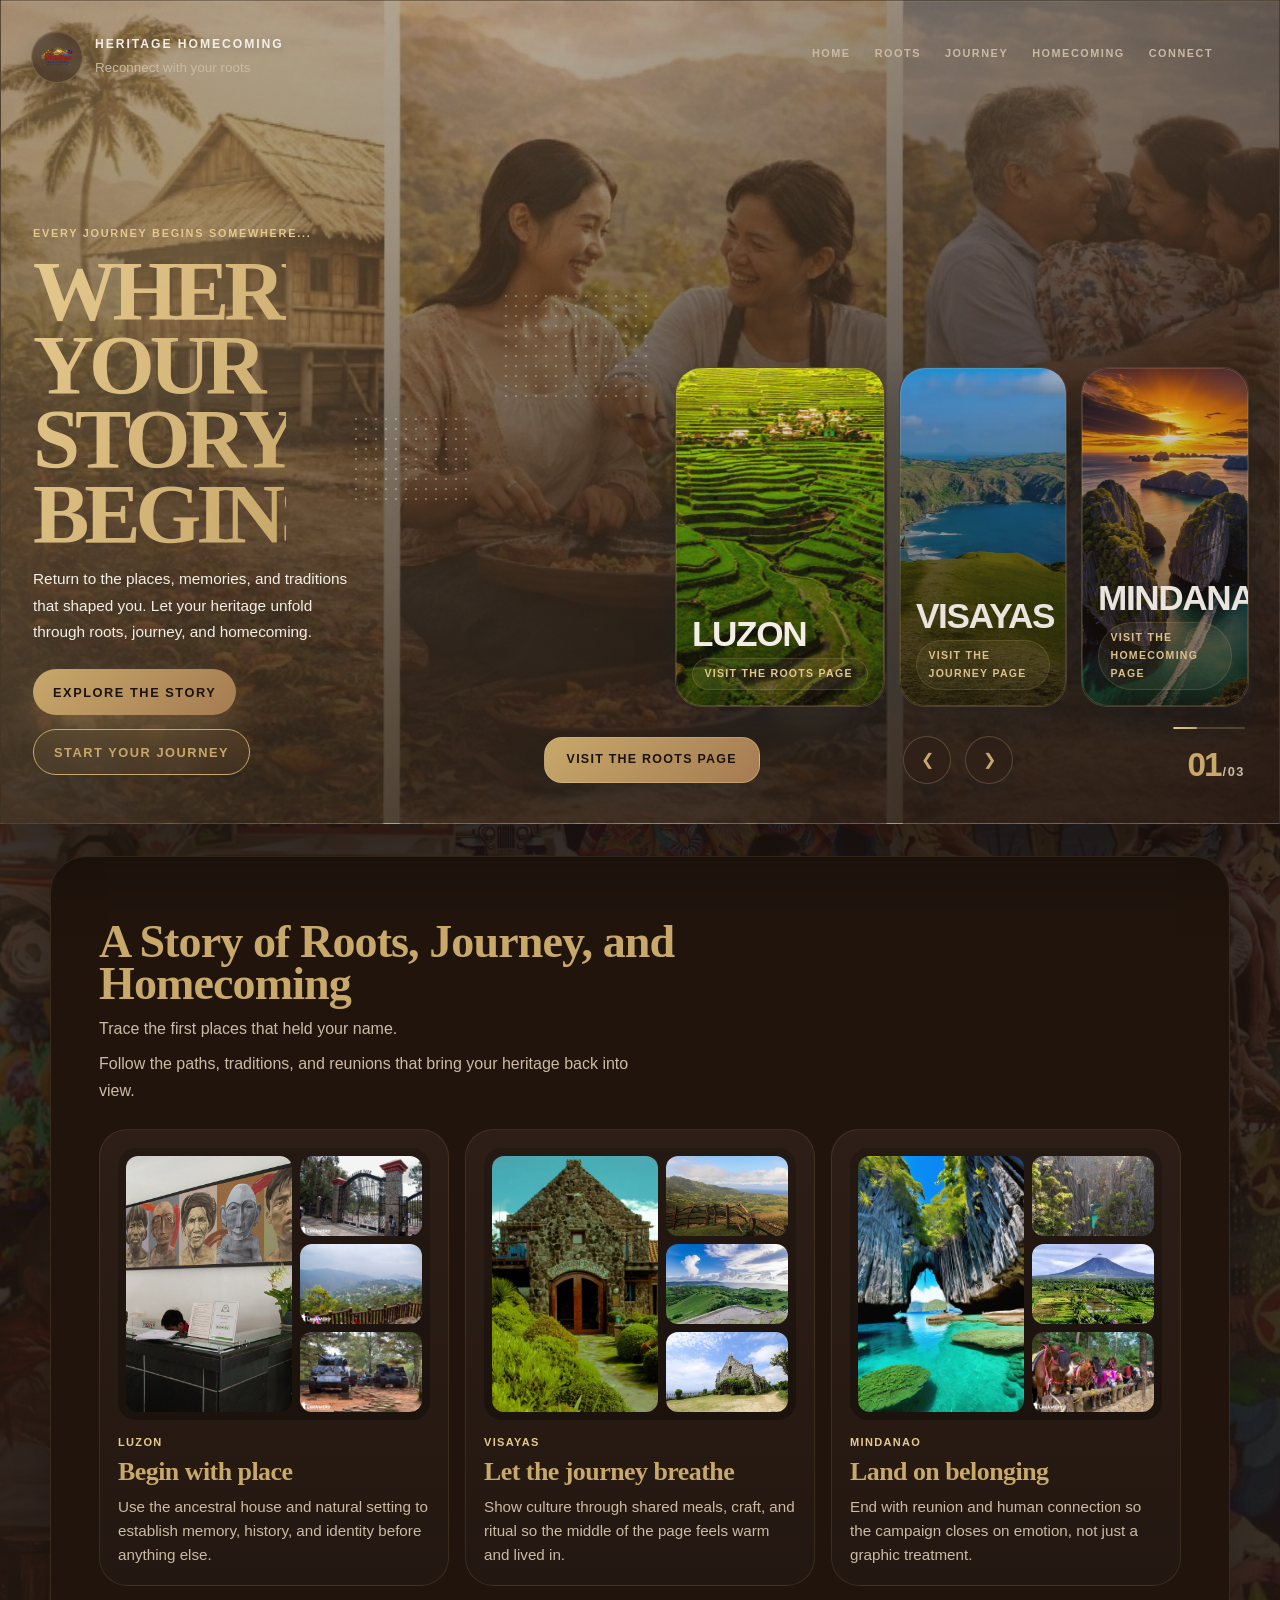
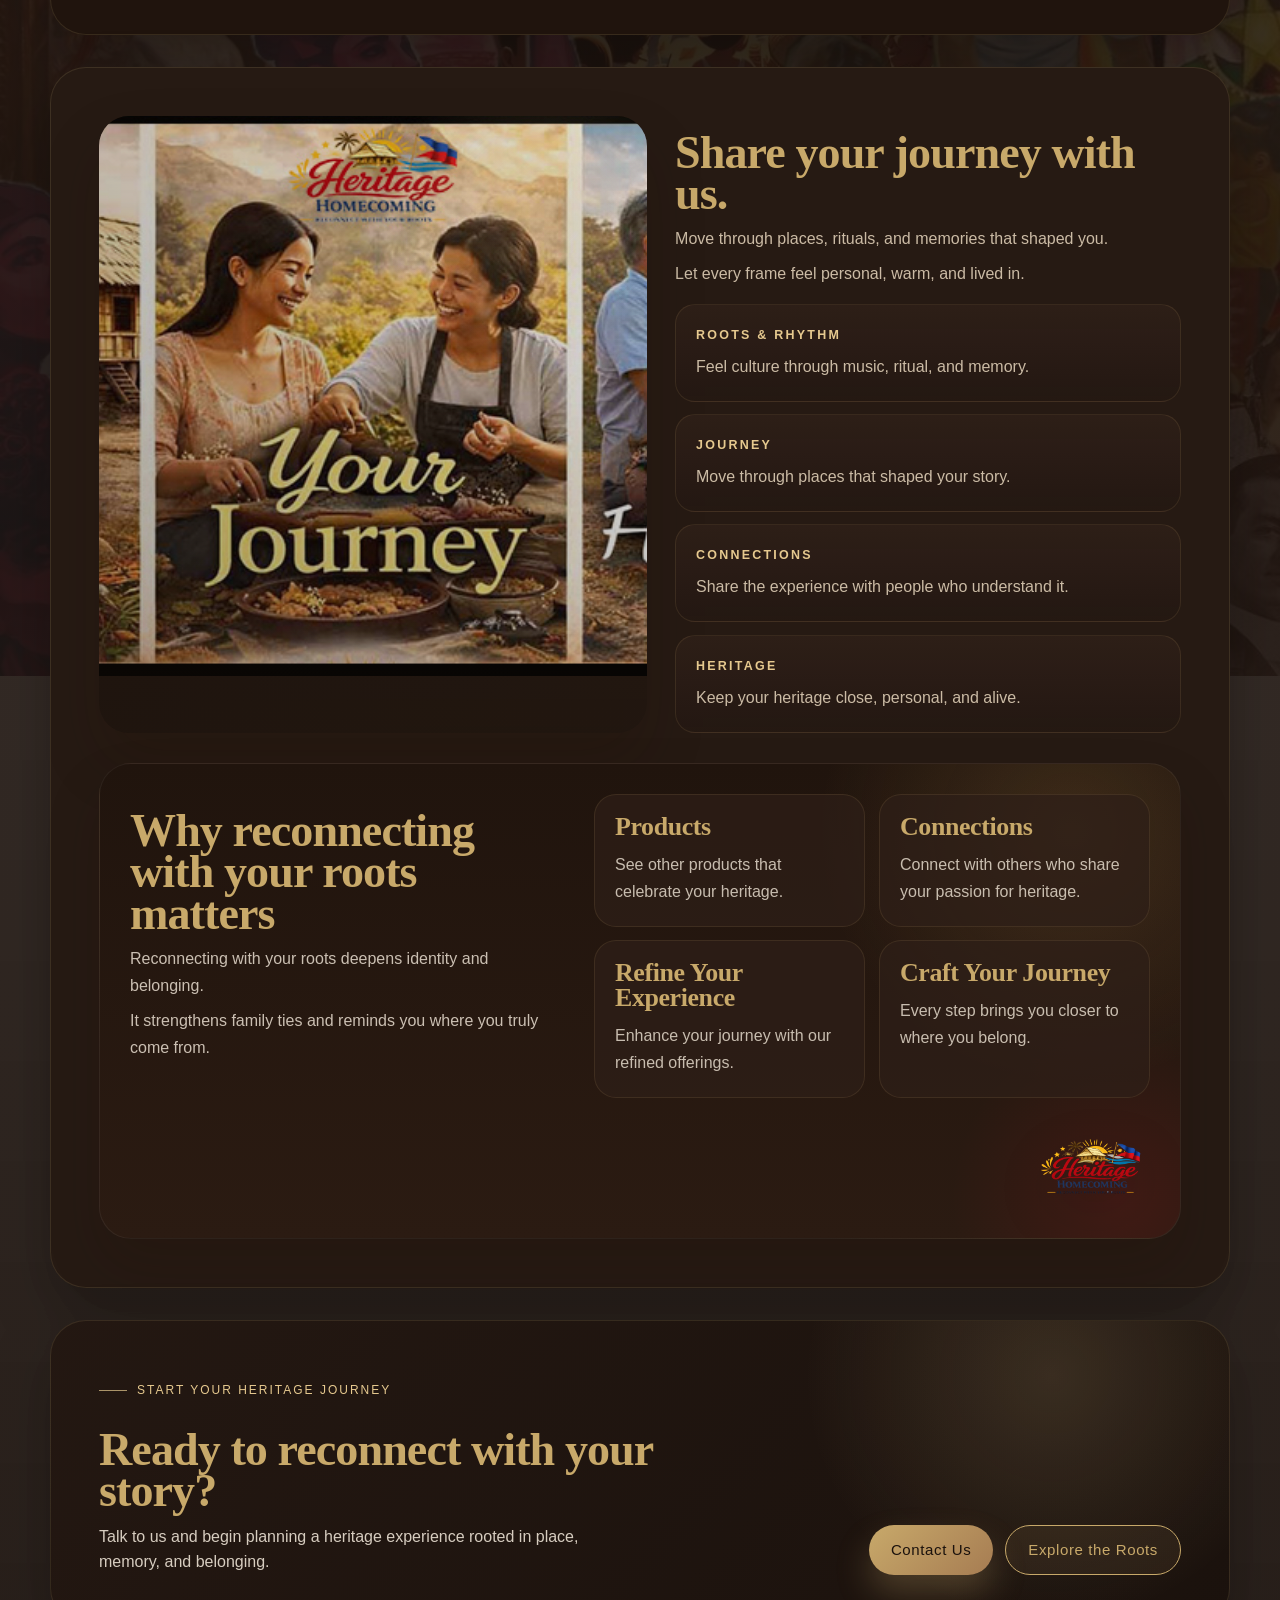
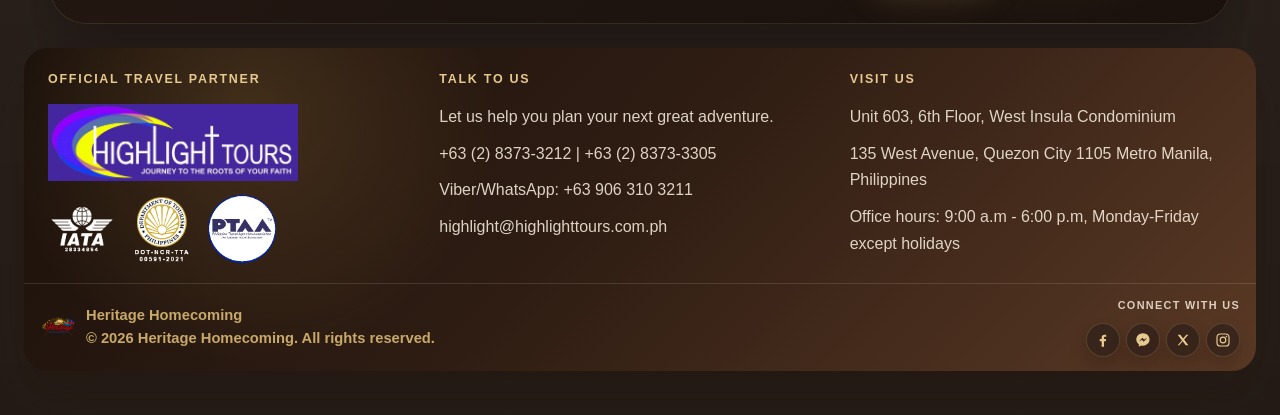
<file: index.html>
<!DOCTYPE html>
<html lang="en">
<head>
    <meta charset="UTF-8">
    <meta name="viewport" content="width=device-width, initial-scale=1.0">
    <meta name="description" content="Heritage Homecoming is a cinematic landing page concept built around roots, journey, and homecoming.">
    <meta name="theme-color" content="#20140d">
    <meta http-equiv="Content-Security-Policy" content="default-src 'self'; script-src 'self'; style-src 'self' https://fonts.googleapis.com 'unsafe-inline'; font-src https://fonts.gstatic.com; img-src 'self' data:; media-src 'self';">
    <meta http-equiv="X-Content-Type-Options" content="nosniff">
    <meta name="referrer" content="strict-origin-when-cross-origin">
    <meta property="og:title" content="Heritage Homecoming">
    <meta property="og:description" content="Reconnect with your roots through story and journey.">
    <meta property="og:image" content="./images/preview.jpg">
    <meta property="og:image:alt" content="Heritage Homecoming preview banner">
    <meta property="og:type" content="website">
    <meta property="og:site_name" content="Heritage Homecoming">
    <meta property="og:locale" content="en_PH">
    <meta name="twitter:card" content="summary_large_image">
    <meta name="twitter:title" content="Heritage Homecoming">
    <meta name="twitter:description" content="Reconnect with your roots through story and journey.">
    <meta name="twitter:image" content="./images/preview.jpg">
    <title>Heritage Homecoming</title>
    <link rel="icon" type="image/png" href="./images/favicon.png">
    <link rel="preconnect" href="https://fonts.googleapis.com">
    <link rel="preconnect" href="https://fonts.gstatic.com" crossorigin>
    <link href="https://fonts.googleapis.com/css2?family=Inter:wght@300;400;500;600&family=Playfair+Display:wght@400;600;700&display=swap" rel="stylesheet">
    <link rel="stylesheet" href="style.css">
    <script src="script.js" defer></script>
</head>
<body>
    <div class="site-shell">
        <header class="hero" id="top">
            <div class="hero__frame">
                <nav class="topbar" aria-label="Primary navigation">
                    <a class="brand" href="index.html#top" aria-label="Heritage Homecoming">
                        <span class="brand__mark">
                            <img src="./images/Heritage Logo PNG.png" alt="Heritage Homecoming logo">
                        </span>
                        <span class="brand__wordmark">
                            <span class="brand__name">Heritage Homecoming</span>
                            <span class="brand__tag">Reconnect with your roots</span>
                        </span>
                    </a>

                    <button
                        class="topbar__toggle"
                        type="button"
                        aria-expanded="false"
                        aria-controls="primary-nav"
                        aria-label="Toggle navigation"
                        data-nav-toggle
                    >
                        <span class="topbar__toggle-box" aria-hidden="true">
                            <span class="topbar__toggle-bar"></span>
                            <span class="topbar__toggle-bar"></span>
                            <span class="topbar__toggle-bar"></span>
                        </span>
                        <span class="sr-only">Toggle navigation</span>
                    </button>

                    <div class="topbar__nav">
                        <div class="topbar__links" id="primary-nav" data-nav-panel>
                            <a href="index.html#top">Home</a>
                            <a href="#roots">Roots</a>
                            <a href="#journey">Journey</a>
                            <a href="#homecoming">Homecoming</a>
                            <a href="#footer">Connect</a>
                        </div>
                    </div>
                </nav>

                <div class="hero__grid">
                    <div class="hero__copy" data-reveal>
                        <p class="hero__hook">Every journey begins somewhere...</p>
                        <h1>Where your story begins</h1>
                        <p class="hero__lede">
                            Return to the places, memories, and traditions that shaped you.
                            Let your heritage unfold through roots, journey, and homecoming.
                        </p>

                        <div class="hero__actions">
                            <a class="button button--primary" href="roots.html">Explore the Story</a>
                            <a class="button button--secondary" href="journey.html">Start Your Journey</a>
                        </div>

                    </div>

                    <section class="stage" data-stage data-autoplay-delay="5600" aria-label="Heritage story stage" tabindex="0">
                        <div class="stage__panels">
                            <button
                                class="stage-panel is-active"
                                type="button"
                                data-stage-panel
                                data-kicker="Act I - Origins"
                                data-title="Your Roots"
                                data-description="Trace the landscape, memory, and ancestry that first gave your story its name."
                                data-link="roots.html"
                                data-link-label="Visit the roots page"
                                aria-pressed="true"
                            >
                                <span class="stage-panel__image stage-panel__image--roots" aria-hidden="true"></span>
                                <span class="stage-panel__overlay" aria-hidden="true"></span>
                                <span class="stage-panel__content">
                                    <strong class="stage-panel__title">Luzon</strong>
                                    <span class="stage-panel__caption">Visit the roots page</span>
                                </span>
                            </button>

                            <button
                                class="stage-panel"
                                type="button"
                                data-stage-panel
                                data-kicker="Act II - Passage"
                                data-title="Your Journey"
                                data-description="Follow the traditions, meals, and shared moments that keep heritage alive."
                                data-link="journey.html"
                                data-link-label="Visit the journey page"
                                aria-pressed="false"
                            >
                                <span class="stage-panel__image stage-panel__image--journey" aria-hidden="true"></span>
                                <span class="stage-panel__overlay" aria-hidden="true"></span>
                                <span class="stage-panel__content">
                                    <strong class="stage-panel__title">Visayas</strong>
                                    <span class="stage-panel__caption">Visit the journey page</span>
                                </span>
                            </button>

                            <button
                                class="stage-panel"
                                type="button"
                                data-stage-panel
                                data-kicker="Act III - Reunion"
                                data-title="Your Homecoming"
                                data-description="Return to warmth, reunion, and the feeling of finally arriving where you belong."
                                data-link="homecoming.html"
                                data-link-label="Visit the homecoming page"
                                aria-pressed="false"
                            >
                                <span class="stage-panel__image stage-panel__image--homecoming" aria-hidden="true"></span>
                                <span class="stage-panel__overlay" aria-hidden="true"></span>
                                <span class="stage-panel__content">
                                    <strong class="stage-panel__title">Mindanao</strong>
                                    <span class="stage-panel__caption">Visit the homecoming page</span>
                                </span>
                            </button>
                        </div>

                        <div class="stage__footer">
                            <div class="stage__status">
                                <p class="eyebrow" data-stage-kicker>Act I - Origins</p>
                                <h2 data-stage-title>Your Roots</h2>
                                <p data-stage-description>
                                    Trace the landscape, memory, and ancestry that first gave your story its name.
                                </p>
                                <a class="button button--ghost" data-stage-link href="roots.html">Visit the roots page</a>
                            </div>

                            <div class="stage__controls">
                                <button class="stage__button" type="button" data-stage-prev aria-label="Previous panel">
                                    &#10094;
                                </button>
                                <button class="stage__button" type="button" data-stage-next aria-label="Next panel">
                                    &#10095;
                                </button>
                            </div>

                            <div class="stage__meta" aria-hidden="true">
                                <div class="stage__progress">
                                    <span data-stage-progress></span>
                                </div>
                                <div class="stage__count">
                                    <span data-stage-current>01</span>
                                    <span>/03</span>
                                </div>
                            </div>
                        </div>
                    </section>
                </div>
            </div>

        </header>

        <main role="main">
            <section class="section section--story" id="roots">
                <div class="section__heading" data-reveal>
                    <h2>A Story of Roots, Journey, and Homecoming</h2>
                    <div class="section__beats">
                        <p>Trace the first places that held your name.</p>
                        <p>Follow the paths, traditions, and reunions that bring your heritage back into view.</p>
                    </div>
                </div>

                <div class="chapter-grid">
                    <article class="chapter-card chapter-card--roots" data-reveal data-chapter-card tabindex="0">
                        <div class="chapter-card__media chapter-card__media--roots" aria-hidden="true">
                            <span class="chapter-card__tile chapter-card__tile--ben-cab"></span>
                            <span class="chapter-card__tile chapter-card__tile--burnham"></span>
                            <span class="chapter-card__tile chapter-card__tile--mines-view"></span>
                            <span class="chapter-card__tile chapter-card__tile--pma"></span>
                        </div>
                        <p class="chapter-card__index">Luzon</p>
                        <h3>Begin with place</h3>
                        <p>Use the ancestral house and natural setting to establish memory, history, and identity before anything else.</p>
                    </article>

                    <article class="chapter-card chapter-card--journey" data-reveal data-chapter-card tabindex="0">
                        <div class="chapter-card__media chapter-card__media--journey" aria-hidden="true">
                            <span class="chapter-card__tile chapter-card__tile--fundacion-pacita"></span>
                            <span class="chapter-card__tile chapter-card__tile--marlboro-country"></span>
                            <span class="chapter-card__tile chapter-card__tile--vayang"></span>
                            <span class="chapter-card__tile chapter-card__tile--mt-carmel"></span>
                        </div>
                        <p class="chapter-card__index">Visayas</p>
                        <h3>Let the journey breathe</h3>
                        <p>Show culture through shared meals, craft, and ritual so the middle of the page feels warm and lived in.</p>
                    </article>

                    <article class="chapter-card chapter-card--homecoming" data-reveal data-chapter-card tabindex="0">
                        <div class="chapter-card__media chapter-card__media--homecoming" aria-hidden="true">
                            <span class="chapter-card__tile chapter-card__tile--coron"></span>
                            <span class="chapter-card__tile chapter-card__tile--twin-lagoon"></span>
                            <span class="chapter-card__tile chapter-card__tile--mayon"></span>
                            <span class="chapter-card__tile chapter-card__tile--wright-park"></span>
                        </div>
                        <p class="chapter-card__index">Mindanao</p>
                        <h3>Land on belonging</h3>
                        <p>End with reunion and human connection so the campaign closes on emotion, not just a graphic treatment.</p>
                    </article>
                </div>
            </section>

            <section class="section section--showcase" id="journey">
                <div class="showcase__media" data-reveal>
                    <img src="./images/Heritage FB Banner.jpg" loading="lazy" decoding="async" alt="Heritage Homecoming campaign banner showing roots, journey, and homecoming">
                </div>

                <div class="showcase__copy">
                    <div class="section__heading" data-reveal>
                        <h2>Share your journey with us.</h2>
                        <div class="section__beats">
                            <p>Move through places, rituals, and memories that shaped you.</p>
                            <p>Let every frame feel personal, warm, and lived in.</p>
                        </div>
                    </div>

                    <div class="detail-list">
                        <article class="detail-item" data-reveal>
                            <span>roots &amp; rhythm</span>
                            <p>Feel culture through music, ritual, and memory.</p>
                        </article>

                        <article class="detail-item" data-reveal>
                            <span>journey</span>
                            <p>Move through places that shaped your story.</p>
                        </article>

                        <article class="detail-item" data-reveal>
                            <span>connections</span>
                            <p>Share the experience with people who understand it.</p>
                        </article>

                        <article class="detail-item" data-reveal>
                            <span>heritage</span>
                            <p>Keep your heritage close, personal, and alive.</p>
                        </article>
                    </div>
                </div>

                <div class="showcase__homecoming section--craft" id="homecoming">
                    <div class="craft__intro" data-reveal>
                        <h2>Why reconnecting with your roots matters</h2>
                        <div class="section__beats section__beats--light">
                            <p>Reconnecting with your roots deepens identity and belonging.</p>
                            <p>It strengthens family ties and reminds you where you truly come from.</p>
                        </div>
                    </div>

                    <div class="craft__grid">
                        <article class="craft-item" data-reveal>
                            <h3>Products</h3>
                            <p>See other products that celebrate your heritage.</p>
                        </article>

                        <article class="craft-item" data-reveal>
                            <h3>Connections</h3>
                            <p>Connect with others who share your passion for heritage.</p>
                        </article>

                        <article class="craft-item" data-reveal>
                            <h3>Refine Your Experience</h3>
                            <p>Enhance your journey with our refined offerings.</p>
                        </article>

                        <article class="craft-item" data-reveal>
                            <h3>Craft Your Journey</h3>
                            <p>Every step brings you closer to where you belong.</p>
                        </article>
                    </div>

                    <img
                        class="cta__emblem"
                        src="./images/Heritage Logo PNG.png"
                        loading="lazy"
                        decoding="async"
                        alt=""
                        aria-hidden="true"
                    >
                </div>

            </section>

            <section class="section section--conversion" data-reveal>
                <div class="conversion__copy">
                    <p class="eyebrow">Start Your Heritage Journey</p>
                    <h2>Ready to reconnect with your story?</h2>
                    <p>Talk to us and begin planning a heritage experience rooted in place, memory, and belonging.</p>
                </div>

                <div class="conversion__actions">
                    <a class="button button--primary" href="#footer">Contact Us</a>
                    <a class="button button--secondary" href="roots.html">Explore the Roots</a>
                </div>
            </section>
        </main>

        <footer class="site-footer" id="footer">
            <div class="site-footer__card">
                <div class="site-footer__banner">
                    <div class="site-footer__feature site-footer__feature--logos">
                        <p class="site-footer__feature-title">Official Travel Partner</p>
                        <img
                            class="site-footer__highlight-logo"
                            src="./images/Logo Images/Highlighttours-Logo-WHITE-1024x318-with-BG.jpg"
                            loading="lazy"
                            decoding="async"
                            alt="Highlight Tours logo"
                        >

                        <div class="site-footer__accreditations" aria-label="Affiliations and accreditations">
                            <img
                                class="site-footer__accreditation site-footer__accreditation--aita"
                                src="./images/Logo Images/AITA-logo2025.png"
                                loading="lazy"
                                decoding="async"
                                alt="AITA logo"
                            >
                            <img
                                class="site-footer__accreditation site-footer__accreditation--dot"
                                src="./images/Logo Images/DOT-LOGO-1.png"
                                loading="lazy"
                                decoding="async"
                                alt="Department of Tourism Philippines logo"
                            >
                            <img
                                class="site-footer__accreditation site-footer__accreditation--ptaa"
                                src="./images/Logo Images/PTAA-3X3-1.gif"
                                loading="lazy"
                                decoding="async"
                                alt="PTAA logo"
                            >
                        </div>
                    </div>

                    <div class="site-footer__feature">
                        <p class="site-footer__feature-title">Talk To Us</p>
                        <div class="site-footer__feature-copy">
                            <p>Let us help you plan your next great adventure.</p>
                            <p>+63 (2) 8373-3212 | +63 (2) 8373-3305</p>
                            <p>Viber/WhatsApp: +63 906 310 3211</p>
                            <p>highlight@highlighttours.com.ph</p>
                        </div>
                    </div>

                    <div class="site-footer__feature">
                        <p class="site-footer__feature-title">Visit Us</p>
                        <div class="site-footer__feature-copy">
                            <p>Unit 603, 6th Floor, West Insula Condominium</p>
                            <p>135 West Avenue, Quezon City 1105 Metro Manila, Philippines</p>
                            <p>Office hours: 9:00 a.m - 6:00 p.m, Monday-Friday except holidays</p>
                        </div>
                    </div>

                </div>
                <div class="site-footer__bottom">
                    <div class="site-footer__brand">
                        <img src="./images/Heritage Logo PNG.png" loading="lazy" decoding="async" alt="Heritage Homecoming logo">
                        <div>
                            <p>Heritage Homecoming</p>
                            <p class="site-footer__legal">&copy; 2026 Heritage Homecoming. All rights reserved.</p>
                        </div>
                    </div>

                    <div class="site-footer__social-block">
                        <span class="site-footer__label">Connect With Us</span>

                        <div class="site-footer__socials" aria-label="Social media links">
                            <a class="social-link" href="#" aria-label="Facebook">
                                <svg viewBox="0 0 24 24" aria-hidden="true">
                                    <path d="M13.5 22v-8.2h2.77l.41-3.2H13.5V8.56c0-.93.26-1.56 1.59-1.56H16.8V4.14c-.3-.04-1.35-.14-2.56-.14-2.53 0-4.26 1.54-4.26 4.38v2.22H7.12v3.2h2.86V22h3.52Z" fill="currentColor"/>
                                </svg>
                            </a>
                            <a class="social-link" href="#" aria-label="Facebook Messenger">
                                <svg viewBox="0 0 24 24" aria-hidden="true">
                                    <path d="M12 2C6.48 2 2 6.15 2 11.27c0 2.92 1.46 5.52 3.75 7.22V22l3.27-1.81c.87.24 1.8.37 2.78.37 5.52 0 10-4.15 10-9.27S17.52 2 12 2Zm1.03 12.46-2.54-2.71-4.95 2.71 5.45-5.78 2.6 2.71 4.88-2.71-5.44 5.78Z" fill="currentColor"/>
                                </svg>
                            </a>
                            <a class="social-link" href="#" aria-label="X">
                                <svg viewBox="0 0 24 24" aria-hidden="true">
                                    <path d="M4 4h3.94l4.22 5.7L16.93 4H20l-6.32 7.21L20 20h-3.94l-4.5-6.08L6.23 20H4l6.5-7.41L4 4Z" fill="currentColor"/>
                                </svg>
                            </a>
                            <a class="social-link" href="#" aria-label="Instagram">
                                <svg viewBox="0 0 24 24" aria-hidden="true">
                                    <rect x="3" y="3" width="18" height="18" rx="5" ry="5" fill="none" stroke="currentColor" stroke-width="1.8"/>
                                    <circle cx="12" cy="12" r="4.2" fill="none" stroke="currentColor" stroke-width="1.8"/>
                                    <circle cx="17.2" cy="6.8" r="1.2" fill="currentColor"/>
                                </svg>
                            </a>
                        </div>
                    </div>

                </div>
            </div>
        </footer>
    </div>
</body>
</html>
</file>
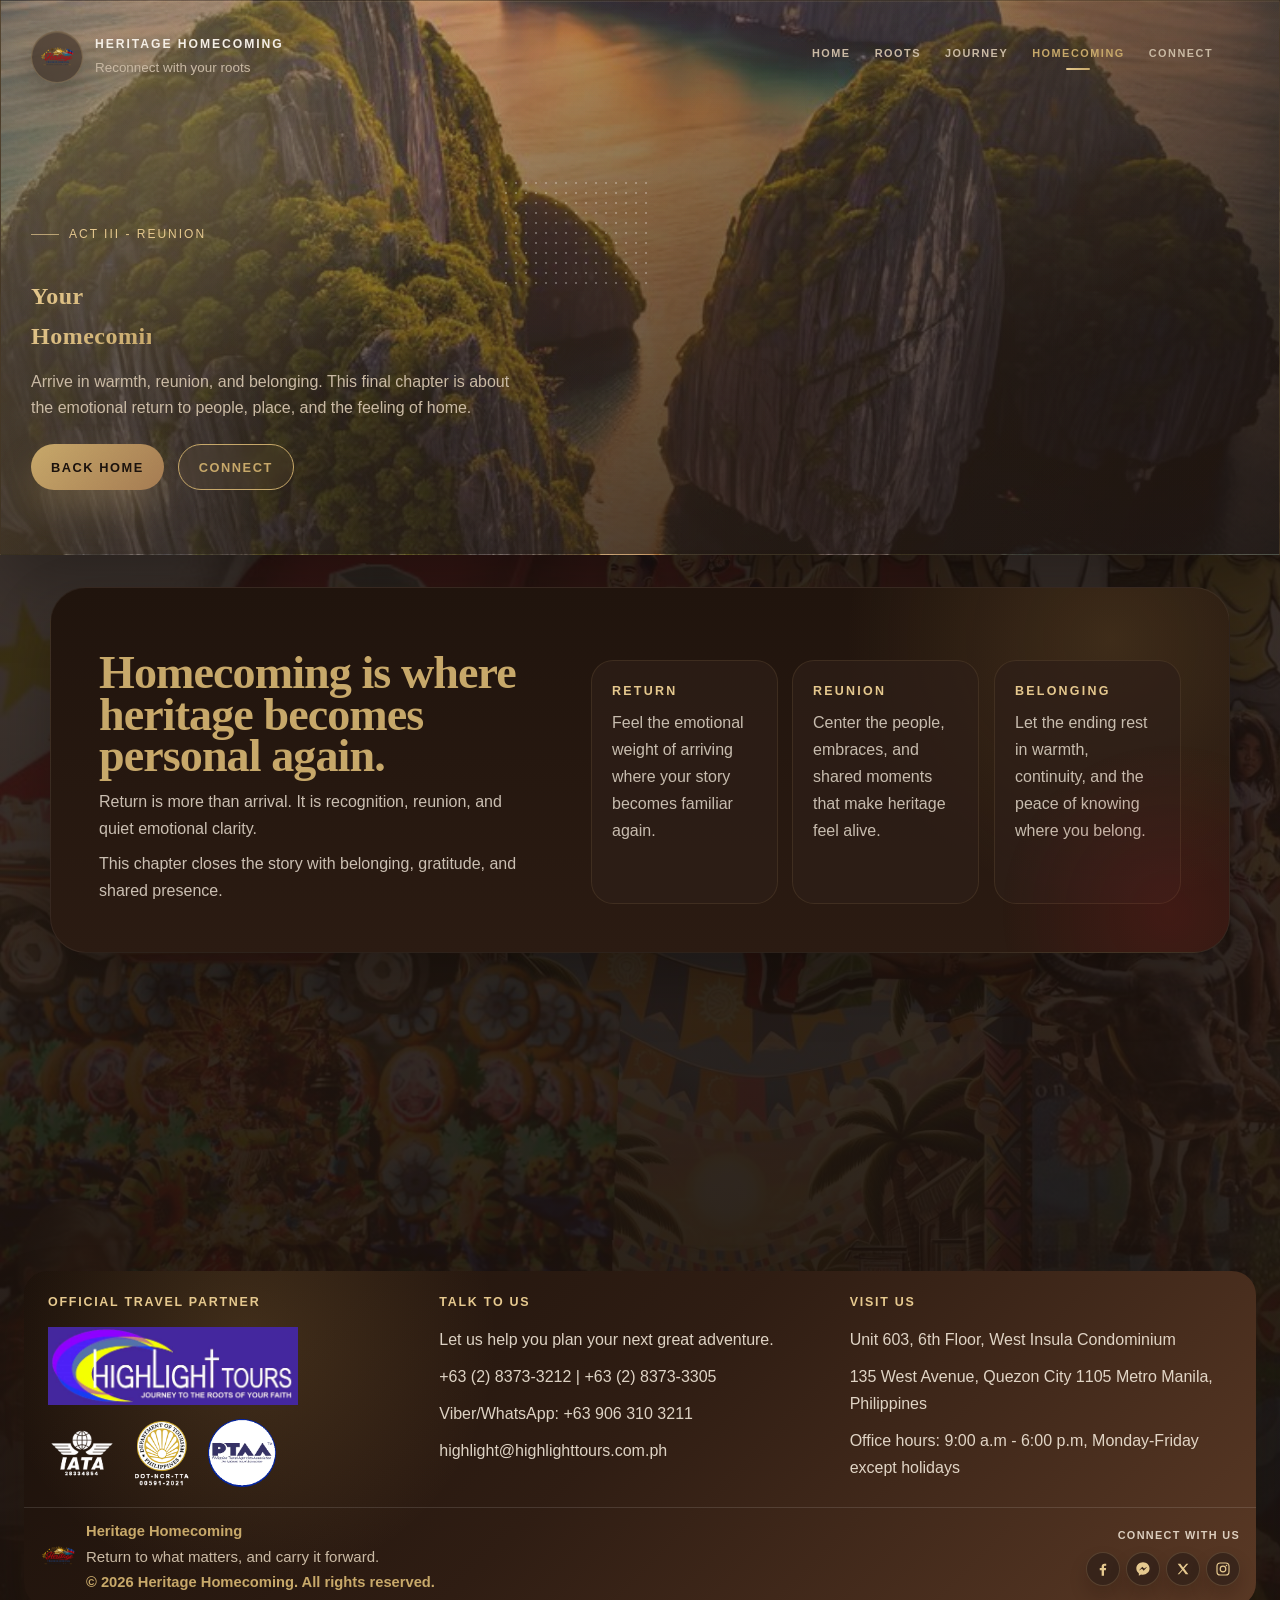
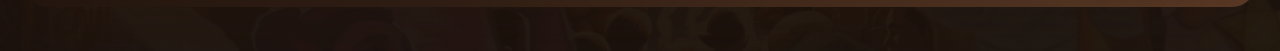
<file: homecoming.html>
<!DOCTYPE html>
<html lang="en">
<head>
    <meta charset="UTF-8">
    <meta name="viewport" content="width=device-width, initial-scale=1.0">
    <meta name="description" content="Return to homecoming through reunion, belonging, and shared heritage.">
    <meta name="theme-color" content="#20140d">
    <meta http-equiv="Content-Security-Policy" content="default-src 'self'; script-src 'self'; style-src 'self' https://fonts.googleapis.com 'unsafe-inline'; font-src https://fonts.gstatic.com; img-src 'self' data:; media-src 'self';">
    <meta http-equiv="X-Content-Type-Options" content="nosniff">
    <meta name="referrer" content="strict-origin-when-cross-origin">
    <meta property="og:title" content="Your Homecoming | Heritage Homecoming">
    <meta property="og:description" content="Return through reunion, belonging, and shared heritage in the homecoming chapter of Heritage Homecoming.">
    <meta property="og:image" content="./images/preview.jpg">
    <meta property="og:image:alt" content="Heritage Homecoming preview banner">
    <meta property="og:type" content="website">
    <meta property="og:site_name" content="Heritage Homecoming">
    <meta property="og:locale" content="en_PH">
    <meta name="twitter:card" content="summary_large_image">
    <meta name="twitter:title" content="Your Homecoming | Heritage Homecoming">
    <meta name="twitter:description" content="Return through reunion, belonging, and shared heritage in the homecoming chapter of Heritage Homecoming.">
    <meta name="twitter:image" content="./images/preview.jpg">
    <title>Your Homecoming | Heritage Homecoming</title>
    <link rel="icon" type="image/png" href="./images/favicon.png">
    <link rel="preconnect" href="https://fonts.googleapis.com">
    <link rel="preconnect" href="https://fonts.gstatic.com" crossorigin>
    <link href="https://fonts.googleapis.com/css2?family=Inter:wght@300;400;500;600;700&family=Playfair+Display:wght@500;600;700;800&display=swap" rel="stylesheet">
    <link rel="stylesheet" href="style.css">
    <script src="script.js" defer></script>
</head>
<body class="subpage">
    <div class="site-shell">
        <header class="hero" id="top">
            <div class="hero__frame hero__frame--page hero__frame--homecoming-page">
                <nav class="topbar" aria-label="Primary navigation">
                    <a class="brand" href="index.html#top" aria-label="Heritage Homecoming">
                        <span class="brand__mark">
                            <img src="./images/Heritage Logo PNG.png" alt="Heritage Homecoming logo">
                        </span>
                        <span class="brand__wordmark">
                            <span class="brand__name">Heritage Homecoming</span>
                            <span class="brand__tag">Reconnect with your roots</span>
                        </span>
                    </a>

                    <button
                        class="topbar__toggle"
                        type="button"
                        aria-expanded="false"
                        aria-controls="primary-nav"
                        aria-label="Toggle navigation"
                        data-nav-toggle
                    >
                        <span class="topbar__toggle-box" aria-hidden="true">
                            <span class="topbar__toggle-bar"></span>
                            <span class="topbar__toggle-bar"></span>
                            <span class="topbar__toggle-bar"></span>
                        </span>
                        <span class="sr-only">Toggle navigation</span>
                    </button>

                    <div class="topbar__nav">
                        <div class="topbar__links" id="primary-nav" data-nav-panel>
                            <a href="index.html#top">Home</a>
                            <a href="roots.html">Roots</a>
                            <a href="journey.html">Journey</a>
                            <a href="homecoming.html" aria-current="page">Homecoming</a>
                            <a href="#footer">Connect</a>
                        </div>
                    </div>
                </nav>

                <section class="subpage-hero" data-reveal>
                    <p class="eyebrow">Act III - Reunion</p>
                    <h1>Your Homecoming</h1>
                    <p class="subpage-hero__lede">
                        Arrive in warmth, reunion, and belonging.
                        This final chapter is about the emotional return to people, place, and the feeling of home.
                    </p>

                    <div class="hero__actions">
                        <a class="button button--primary" href="index.html#top">Back Home</a>
                        <a class="button button--secondary" href="#footer">Connect</a>
                    </div>
                </section>
            </div>
        </header>

        <main role="main">
            <section class="section section--craft">
                <div class="craft__intro" data-reveal>
                    <h2>Homecoming is where heritage becomes personal again.</h2>
                    <div class="section__beats section__beats--light">
                        <p>Return is more than arrival. It is recognition, reunion, and quiet emotional clarity.</p>
                        <p>This chapter closes the story with belonging, gratitude, and shared presence.</p>
                    </div>
                </div>

                <div class="subpage-grid subpage-grid--wide">
                    <article class="craft-item" data-reveal>
                        <span>Return</span>
                        <p>Feel the emotional weight of arriving where your story becomes familiar again.</p>
                    </article>

                    <article class="craft-item" data-reveal>
                        <span>Reunion</span>
                        <p>Center the people, embraces, and shared moments that make heritage feel alive.</p>
                    </article>

                    <article class="craft-item" data-reveal>
                        <span>Belonging</span>
                        <p>Let the ending rest in warmth, continuity, and the peace of knowing where you belong.</p>
                    </article>
                </div>
            </section>

            <section class="section section--conversion" data-reveal>
                <div class="conversion__copy">
                    <p class="eyebrow">Plan The Homecoming</p>
                    <h2>Return to what matters most.</h2>
                    <p>Contact us to shape a homecoming experience built around reunion, belonging, and the people who make it meaningful.</p>
                </div>

                <div class="conversion__actions">
                    <a class="button button--primary" href="#footer">Contact Us</a>
                    <a class="button button--secondary" href="index.html#top">Back Home</a>
                </div>
            </section>
        </main>

        <footer class="site-footer" id="footer">
            <div class="site-footer__card">
                <div class="site-footer__banner">
                    <div class="site-footer__feature site-footer__feature--logos">
                        <p class="site-footer__feature-title">Official Travel Partner</p>
                        <img
                            class="site-footer__highlight-logo"
                            src="./images/Logo Images/Highlighttours-Logo-WHITE-1024x318-with-BG.jpg"
                            loading="lazy"
                            decoding="async"
                            alt="Highlight Tours logo"
                        >

                        <div class="site-footer__accreditations" aria-label="Affiliations and accreditations">
                            <img
                                class="site-footer__accreditation site-footer__accreditation--aita"
                                src="./images/Logo Images/AITA-logo2025.png"
                                loading="lazy"
                                decoding="async"
                                alt="AITA logo"
                            >
                            <img
                                class="site-footer__accreditation site-footer__accreditation--dot"
                                src="./images/Logo Images/DOT-LOGO-1.png"
                                loading="lazy"
                                decoding="async"
                                alt="Department of Tourism Philippines logo"
                            >
                            <img
                                class="site-footer__accreditation site-footer__accreditation--ptaa"
                                src="./images/Logo Images/PTAA-3X3-1.gif"
                                loading="lazy"
                                decoding="async"
                                alt="PTAA logo"
                            >
                        </div>
                    </div>

                    <div class="site-footer__feature">
                        <p class="site-footer__feature-title">Talk To Us</p>
                        <div class="site-footer__feature-copy">
                            <p>Let us help you plan your next great adventure.</p>
                            <p>+63 (2) 8373-3212 | +63 (2) 8373-3305</p>
                            <p>Viber/WhatsApp: +63 906 310 3211</p>
                            <p>highlight@highlighttours.com.ph</p>
                        </div>
                    </div>

                    <div class="site-footer__feature">
                        <p class="site-footer__feature-title">Visit Us</p>
                        <div class="site-footer__feature-copy">
                            <p>Unit 603, 6th Floor, West Insula Condominium</p>
                            <p>135 West Avenue, Quezon City 1105 Metro Manila, Philippines</p>
                            <p>Office hours: 9:00 a.m - 6:00 p.m, Monday-Friday except holidays</p>
                        </div>
                    </div>

                </div>
                <div class="site-footer__bottom">
                    <div class="site-footer__brand">
                        <img src="./images/Heritage Logo PNG.png" loading="lazy" decoding="async" alt="Heritage Homecoming logo">
                        <div>
                            <p>Heritage Homecoming</p>
                            <span>Return to what matters, and carry it forward.</span>
                            <p class="site-footer__legal">&copy; 2026 Heritage Homecoming. All rights reserved.</p>
                        </div>
                    </div>

                    <div class="site-footer__social-block">
                        <span class="site-footer__label">Connect With Us</span>
                        <div class="site-footer__socials" aria-label="Social media links">
                            <a class="social-link" href="#" aria-label="Facebook">
                                <svg viewBox="0 0 24 24" aria-hidden="true">
                                    <path d="M13.5 22v-8.2h2.77l.41-3.2H13.5V8.56c0-.93.26-1.56 1.59-1.56H16.8V4.14c-.3-.04-1.35-.14-2.56-.14-2.53 0-4.26 1.54-4.26 4.38v2.22H7.12v3.2h2.86V22h3.52Z" fill="currentColor"/>
                                </svg>
                            </a>
                            <a class="social-link" href="#" aria-label="Facebook Messenger">
                                <svg viewBox="0 0 24 24" aria-hidden="true">
                                    <path d="M12 2C6.48 2 2 6.15 2 11.27c0 2.92 1.46 5.52 3.75 7.22V22l3.27-1.81c.87.24 1.8.37 2.78.37 5.52 0 10-4.15 10-9.27S17.52 2 12 2Zm1.03 12.46-2.54-2.71-4.95 2.71 5.45-5.78 2.6 2.71 4.88-2.71-5.44 5.78Z" fill="currentColor"/>
                                </svg>
                            </a>
                            <a class="social-link" href="#" aria-label="X">
                                <svg viewBox="0 0 24 24" aria-hidden="true">
                                    <path d="M4 4h3.94l4.22 5.7L16.93 4H20l-6.32 7.21L20 20h-3.94l-4.5-6.08L6.23 20H4l6.5-7.41L4 4Z" fill="currentColor"/>
                                </svg>
                            </a>
                            <a class="social-link" href="#" aria-label="Instagram">
                                <svg viewBox="0 0 24 24" aria-hidden="true">
                                    <rect x="3" y="3" width="18" height="18" rx="5" ry="5" fill="none" stroke="currentColor" stroke-width="1.8"/>
                                    <circle cx="12" cy="12" r="4.2" fill="none" stroke="currentColor" stroke-width="1.8"/>
                                    <circle cx="17.2" cy="6.8" r="1.2" fill="currentColor"/>
                                </svg>
                            </a>
                        </div>
                    </div>
                </div>
            </div>
        </footer>
    </div>
</body>
</html>
</file>
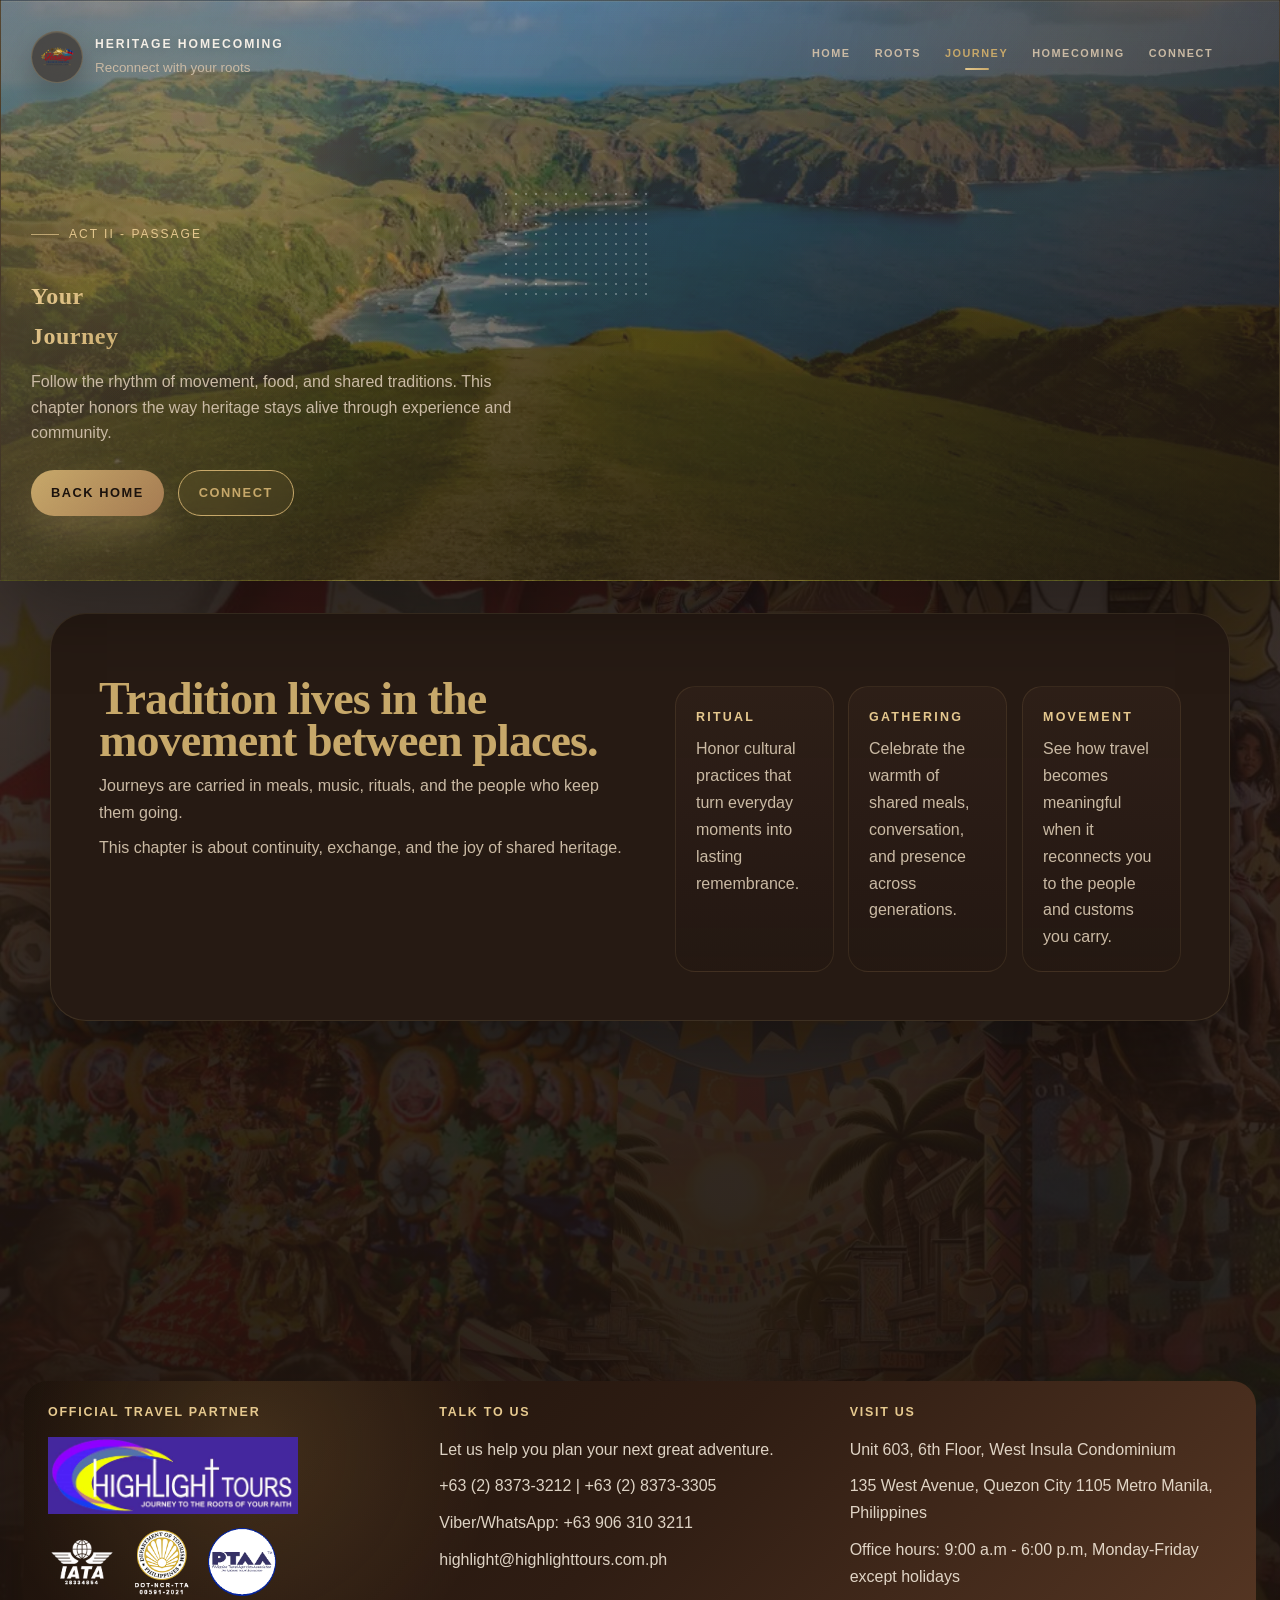
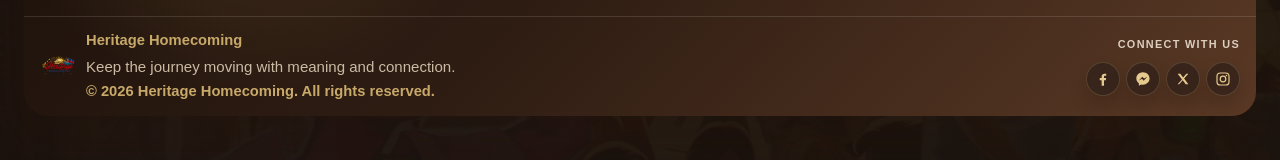
<file: journey.html>
<!DOCTYPE html>
<html lang="en">
<head>
    <meta charset="UTF-8">
    <meta name="viewport" content="width=device-width, initial-scale=1.0">
    <meta name="description" content="Follow the journey of Heritage Homecoming through ritual, movement, and shared tradition.">
    <meta name="theme-color" content="#20140d">
    <meta http-equiv="Content-Security-Policy" content="default-src 'self'; script-src 'self'; style-src 'self' https://fonts.googleapis.com 'unsafe-inline'; font-src https://fonts.gstatic.com; img-src 'self' data:; media-src 'self';">
    <meta http-equiv="X-Content-Type-Options" content="nosniff">
    <meta name="referrer" content="strict-origin-when-cross-origin">
    <meta property="og:title" content="Your Journey | Heritage Homecoming">
    <meta property="og:description" content="Follow ritual, movement, and shared tradition through the journey chapter of Heritage Homecoming.">
    <meta property="og:image" content="./images/preview.jpg">
    <meta property="og:image:alt" content="Heritage Homecoming preview banner">
    <meta property="og:type" content="website">
    <meta property="og:site_name" content="Heritage Homecoming">
    <meta property="og:locale" content="en_PH">
    <meta name="twitter:card" content="summary_large_image">
    <meta name="twitter:title" content="Your Journey | Heritage Homecoming">
    <meta name="twitter:description" content="Follow ritual, movement, and shared tradition through the journey chapter of Heritage Homecoming.">
    <meta name="twitter:image" content="./images/preview.jpg">
    <title>Your Journey | Heritage Homecoming</title>
    <link rel="icon" type="image/png" href="./images/favicon.png">
    <link rel="preconnect" href="https://fonts.googleapis.com">
    <link rel="preconnect" href="https://fonts.gstatic.com" crossorigin>
    <link href="https://fonts.googleapis.com/css2?family=Inter:wght@300;400;500;600;700&family=Playfair+Display:wght@500;600;700;800&display=swap" rel="stylesheet">
    <link rel="stylesheet" href="style.css">
    <script src="script.js" defer></script>
</head>
<body class="subpage">
    <div class="site-shell">
        <header class="hero" id="top">
            <div class="hero__frame hero__frame--page hero__frame--journey-page">
                <nav class="topbar" aria-label="Primary navigation">
                    <a class="brand" href="index.html#top" aria-label="Heritage Homecoming">
                        <span class="brand__mark">
                            <img src="./images/Heritage Logo PNG.png" alt="Heritage Homecoming logo">
                        </span>
                        <span class="brand__wordmark">
                            <span class="brand__name">Heritage Homecoming</span>
                            <span class="brand__tag">Reconnect with your roots</span>
                        </span>
                    </a>

                    <button
                        class="topbar__toggle"
                        type="button"
                        aria-expanded="false"
                        aria-controls="primary-nav"
                        aria-label="Toggle navigation"
                        data-nav-toggle
                    >
                        <span class="topbar__toggle-box" aria-hidden="true">
                            <span class="topbar__toggle-bar"></span>
                            <span class="topbar__toggle-bar"></span>
                            <span class="topbar__toggle-bar"></span>
                        </span>
                        <span class="sr-only">Toggle navigation</span>
                    </button>

                    <div class="topbar__nav">
                        <div class="topbar__links" id="primary-nav" data-nav-panel>
                            <a href="index.html#top">Home</a>
                            <a href="roots.html">Roots</a>
                            <a href="journey.html" aria-current="page">Journey</a>
                            <a href="homecoming.html">Homecoming</a>
                            <a href="#footer">Connect</a>
                        </div>
                    </div>
                </nav>

                <section class="subpage-hero" data-reveal>
                    <p class="eyebrow">Act II - Passage</p>
                    <h1>Your Journey</h1>
                    <p class="subpage-hero__lede">
                        Follow the rhythm of movement, food, and shared traditions.
                        This chapter honors the way heritage stays alive through experience and community.
                    </p>

                    <div class="hero__actions">
                        <a class="button button--primary" href="index.html#top">Back Home</a>
                        <a class="button button--secondary" href="#footer">Connect</a>
                    </div>
                </section>
            </div>
        </header>

        <main role="main">
            <section class="section section--showcase">
                <div class="section__heading" data-reveal>
                    <h2>Tradition lives in the movement between places.</h2>
                    <div class="section__beats">
                        <p>Journeys are carried in meals, music, rituals, and the people who keep them going.</p>
                        <p>This chapter is about continuity, exchange, and the joy of shared heritage.</p>
                    </div>
                </div>

                <div class="subpage-grid">
                    <article class="detail-item" data-reveal>
                        <span>Ritual</span>
                        <p>Honor cultural practices that turn everyday moments into lasting remembrance.</p>
                    </article>

                    <article class="detail-item" data-reveal>
                        <span>Gathering</span>
                        <p>Celebrate the warmth of shared meals, conversation, and presence across generations.</p>
                    </article>

                    <article class="detail-item" data-reveal>
                        <span>Movement</span>
                        <p>See how travel becomes meaningful when it reconnects you to the people and customs you carry.</p>
                    </article>
                </div>
            </section>

            <section class="section section--conversion" data-reveal>
                <div class="conversion__copy">
                    <p class="eyebrow">Plan The Journey</p>
                    <h2>Move forward with meaning and connection.</h2>
                    <p>Reach out to begin a journey shaped by ritual, gathering, and the living traditions you want to carry home.</p>
                </div>

                <div class="conversion__actions">
                    <a class="button button--primary" href="#footer">Contact Us</a>
                    <a class="button button--secondary" href="index.html#top">Back Home</a>
                </div>
            </section>
        </main>

        <footer class="site-footer" id="footer">
            <div class="site-footer__card">
                <div class="site-footer__banner">
                    <div class="site-footer__feature site-footer__feature--logos">
                        <p class="site-footer__feature-title">Official Travel Partner</p>
                        <img
                            class="site-footer__highlight-logo"
                            src="./images/Logo Images/Highlighttours-Logo-WHITE-1024x318-with-BG.jpg"
                            loading="lazy"
                            decoding="async"
                            alt="Highlight Tours logo"
                        >

                        <div class="site-footer__accreditations" aria-label="Affiliations and accreditations">
                            <img
                                class="site-footer__accreditation site-footer__accreditation--aita"
                                src="./images/Logo Images/AITA-logo2025.png"
                                loading="lazy"
                                decoding="async"
                                alt="AITA logo"
                            >
                            <img
                                class="site-footer__accreditation site-footer__accreditation--dot"
                                src="./images/Logo Images/DOT-LOGO-1.png"
                                loading="lazy"
                                decoding="async"
                                alt="Department of Tourism Philippines logo"
                            >
                            <img
                                class="site-footer__accreditation site-footer__accreditation--ptaa"
                                src="./images/Logo Images/PTAA-3X3-1.gif"
                                loading="lazy"
                                decoding="async"
                                alt="PTAA logo"
                            >
                        </div>
                    </div>

                    <div class="site-footer__feature">
                        <p class="site-footer__feature-title">Talk To Us</p>
                        <div class="site-footer__feature-copy">
                            <p>Let us help you plan your next great adventure.</p>
                            <p>+63 (2) 8373-3212 | +63 (2) 8373-3305</p>
                            <p>Viber/WhatsApp: +63 906 310 3211</p>
                            <p>highlight@highlighttours.com.ph</p>
                        </div>
                    </div>

                    <div class="site-footer__feature">
                        <p class="site-footer__feature-title">Visit Us</p>
                        <div class="site-footer__feature-copy">
                            <p>Unit 603, 6th Floor, West Insula Condominium</p>
                            <p>135 West Avenue, Quezon City 1105 Metro Manila, Philippines</p>
                            <p>Office hours: 9:00 a.m - 6:00 p.m, Monday-Friday except holidays</p>
                        </div>
                    </div>

                </div>
                <div class="site-footer__bottom">
                    <div class="site-footer__brand">
                        <img src="./images/Heritage Logo PNG.png" loading="lazy" decoding="async" alt="Heritage Homecoming logo">
                        <div>
                            <p>Heritage Homecoming</p>
                            <span>Keep the journey moving with meaning and connection.</span>
                            <p class="site-footer__legal">&copy; 2026 Heritage Homecoming. All rights reserved.</p>
                        </div>
                    </div>

                    <div class="site-footer__social-block">
                        <span class="site-footer__label">Connect With Us</span>
                        <div class="site-footer__socials" aria-label="Social media links">
                            <a class="social-link" href="#" aria-label="Facebook">
                                <svg viewBox="0 0 24 24" aria-hidden="true">
                                    <path d="M13.5 22v-8.2h2.77l.41-3.2H13.5V8.56c0-.93.26-1.56 1.59-1.56H16.8V4.14c-.3-.04-1.35-.14-2.56-.14-2.53 0-4.26 1.54-4.26 4.38v2.22H7.12v3.2h2.86V22h3.52Z" fill="currentColor"/>
                                </svg>
                            </a>
                            <a class="social-link" href="#" aria-label="Facebook Messenger">
                                <svg viewBox="0 0 24 24" aria-hidden="true">
                                    <path d="M12 2C6.48 2 2 6.15 2 11.27c0 2.92 1.46 5.52 3.75 7.22V22l3.27-1.81c.87.24 1.8.37 2.78.37 5.52 0 10-4.15 10-9.27S17.52 2 12 2Zm1.03 12.46-2.54-2.71-4.95 2.71 5.45-5.78 2.6 2.71 4.88-2.71-5.44 5.78Z" fill="currentColor"/>
                                </svg>
                            </a>
                            <a class="social-link" href="#" aria-label="X">
                                <svg viewBox="0 0 24 24" aria-hidden="true">
                                    <path d="M4 4h3.94l4.22 5.7L16.93 4H20l-6.32 7.21L20 20h-3.94l-4.5-6.08L6.23 20H4l6.5-7.41L4 4Z" fill="currentColor"/>
                                </svg>
                            </a>
                            <a class="social-link" href="#" aria-label="Instagram">
                                <svg viewBox="0 0 24 24" aria-hidden="true">
                                    <rect x="3" y="3" width="18" height="18" rx="5" ry="5" fill="none" stroke="currentColor" stroke-width="1.8"/>
                                    <circle cx="12" cy="12" r="4.2" fill="none" stroke="currentColor" stroke-width="1.8"/>
                                    <circle cx="17.2" cy="6.8" r="1.2" fill="currentColor"/>
                                </svg>
                            </a>
                        </div>
                    </div>
                </div>
            </div>
        </footer>
    </div>
</body>
</html>
</file>
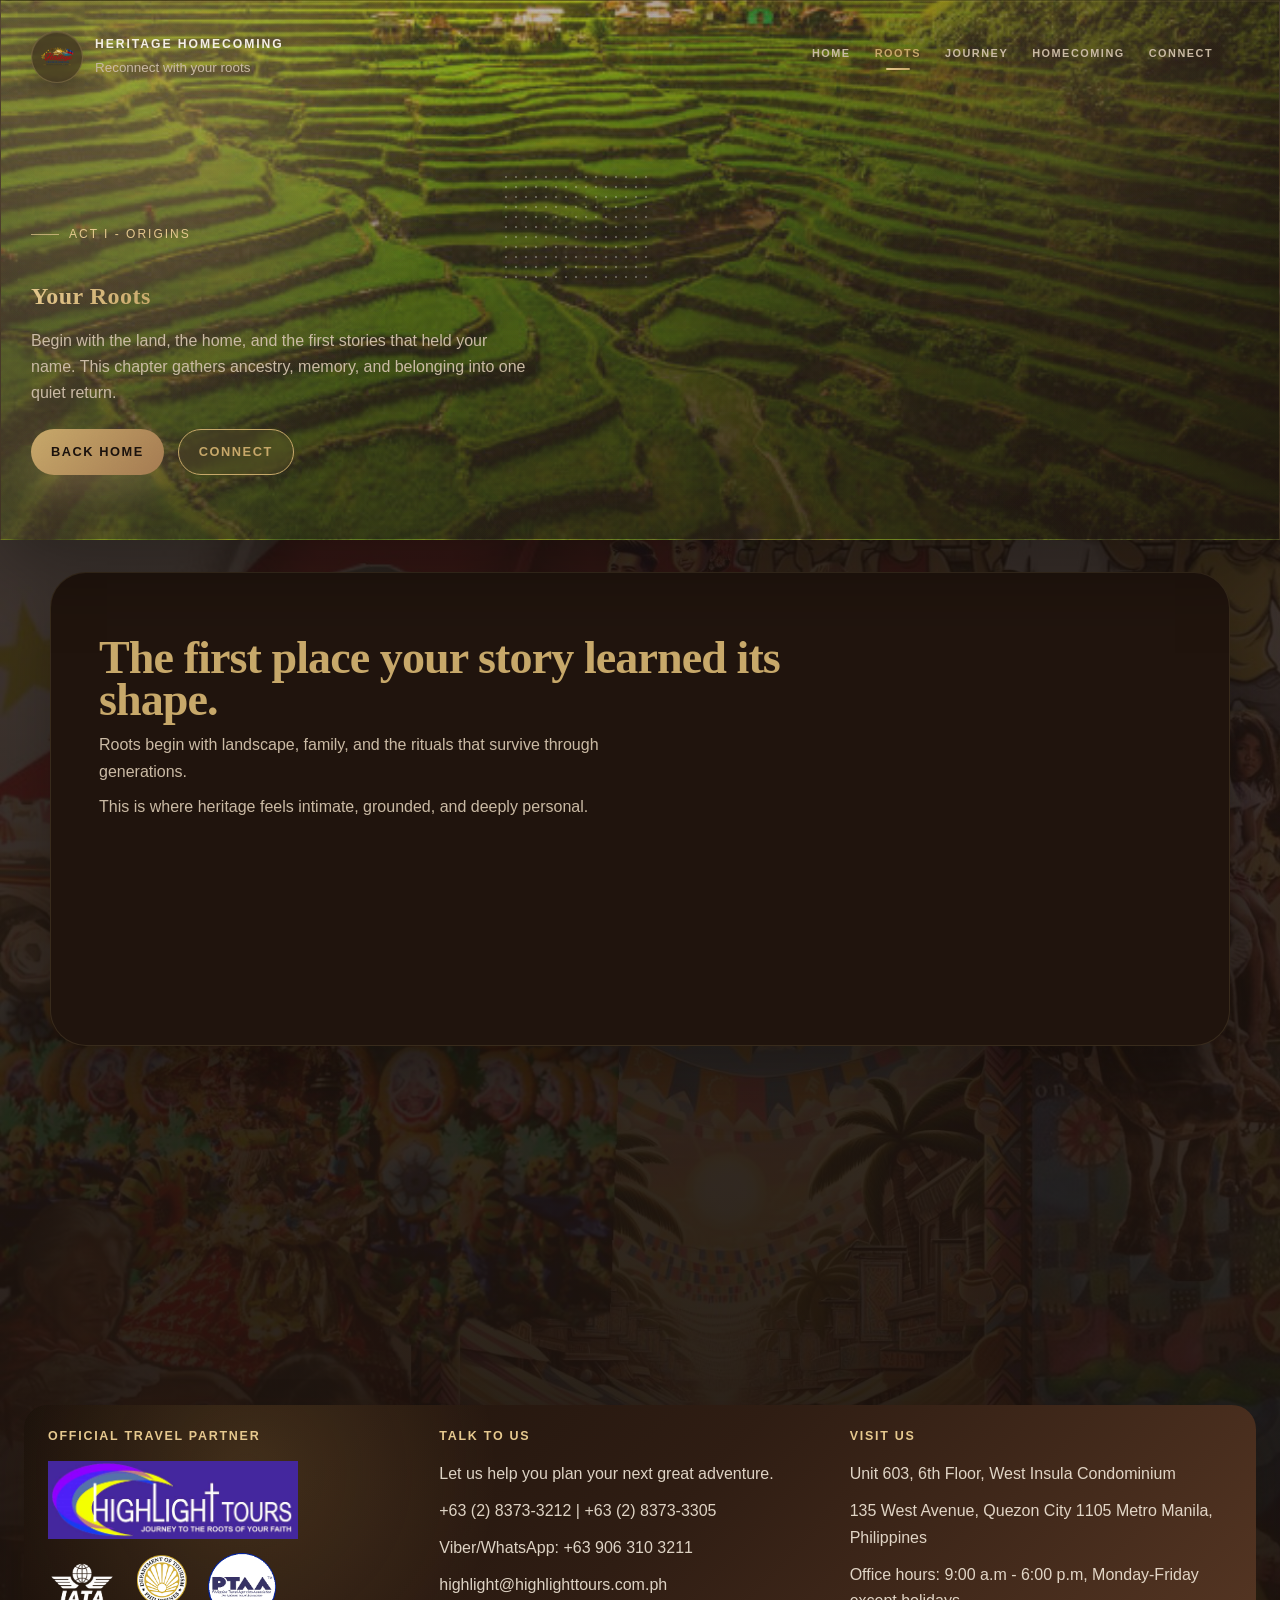
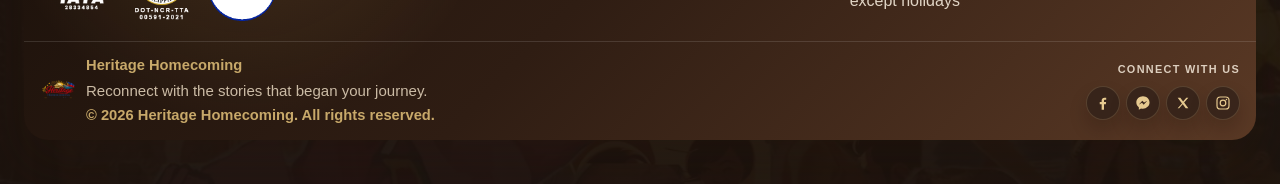
<file: roots.html>
<!DOCTYPE html>
<html lang="en">
<head>
    <meta charset="UTF-8">
    <meta name="viewport" content="width=device-width, initial-scale=1.0">
    <meta name="description" content="Explore the roots of Heritage Homecoming through place, memory, and ancestry.">
    <meta name="theme-color" content="#20140d">
    <meta http-equiv="Content-Security-Policy" content="default-src 'self'; script-src 'self'; style-src 'self' https://fonts.googleapis.com 'unsafe-inline'; font-src https://fonts.gstatic.com; img-src 'self' data:; media-src 'self';">
    <meta http-equiv="X-Content-Type-Options" content="nosniff">
    <meta name="referrer" content="strict-origin-when-cross-origin">
    <meta property="og:title" content="Your Roots | Heritage Homecoming">
    <meta property="og:description" content="Explore place, memory, and ancestry through the roots chapter of Heritage Homecoming.">
    <meta property="og:image" content="./images/preview.jpg">
    <meta property="og:image:alt" content="Heritage Homecoming preview banner">
    <meta property="og:type" content="website">
    <meta property="og:site_name" content="Heritage Homecoming">
    <meta property="og:locale" content="en_PH">
    <meta name="twitter:card" content="summary_large_image">
    <meta name="twitter:title" content="Your Roots | Heritage Homecoming">
    <meta name="twitter:description" content="Explore place, memory, and ancestry through the roots chapter of Heritage Homecoming.">
    <meta name="twitter:image" content="./images/preview.jpg">
    <title>Your Roots | Heritage Homecoming</title>
    <link rel="icon" type="image/png" href="./images/favicon.png">
    <link rel="preconnect" href="https://fonts.googleapis.com">
    <link rel="preconnect" href="https://fonts.gstatic.com" crossorigin>
    <link href="https://fonts.googleapis.com/css2?family=Inter:wght@300;400;500;600;700&family=Playfair+Display:wght@500;600;700;800&display=swap" rel="stylesheet">
    <link rel="stylesheet" href="style.css">
    <script src="script.js" defer></script>
</head>
<body class="subpage">
    <div class="site-shell">
        <header class="hero" id="top">
            <div class="hero__frame hero__frame--page hero__frame--roots-page">
                <nav class="topbar" aria-label="Primary navigation">
                    <a class="brand" href="index.html#top" aria-label="Heritage Homecoming">
                        <span class="brand__mark">
                            <img src="./images/Heritage Logo PNG.png" alt="Heritage Homecoming logo">
                        </span>
                        <span class="brand__wordmark">
                            <span class="brand__name">Heritage Homecoming</span>
                            <span class="brand__tag">Reconnect with your roots</span>
                        </span>
                    </a>

                    <button
                        class="topbar__toggle"
                        type="button"
                        aria-expanded="false"
                        aria-controls="primary-nav"
                        aria-label="Toggle navigation"
                        data-nav-toggle
                    >
                        <span class="topbar__toggle-box" aria-hidden="true">
                            <span class="topbar__toggle-bar"></span>
                            <span class="topbar__toggle-bar"></span>
                            <span class="topbar__toggle-bar"></span>
                        </span>
                        <span class="sr-only">Toggle navigation</span>
                    </button>

                    <div class="topbar__nav">
                        <div class="topbar__links" id="primary-nav" data-nav-panel>
                            <a href="index.html#top">Home</a>
                            <a href="roots.html" aria-current="page">Roots</a>
                            <a href="journey.html">Journey</a>
                            <a href="homecoming.html">Homecoming</a>
                            <a href="#footer">Connect</a>
                        </div>
                    </div>
                </nav>

                <section class="subpage-hero" data-reveal>
                    <p class="eyebrow">Act I - Origins</p>
                    <h1>Your Roots</h1>
                    <p class="subpage-hero__lede">
                        Begin with the land, the home, and the first stories that held your name.
                        This chapter gathers ancestry, memory, and belonging into one quiet return.
                    </p>

                    <div class="hero__actions">
                        <a class="button button--primary" href="index.html#top">Back Home</a>
                        <a class="button button--secondary" href="#footer">Connect</a>
                    </div>
                </section>
            </div>
        </header>

        <main role="main">
            <section class="section section--story">
                <div class="section__heading" data-reveal>
                    <h2>The first place your story learned its shape.</h2>
                    <div class="section__beats">
                        <p>Roots begin with landscape, family, and the rituals that survive through generations.</p>
                        <p>This is where heritage feels intimate, grounded, and deeply personal.</p>
                    </div>
                </div>

                <div class="subpage-grid">
                    <article class="detail-item" data-reveal>
                        <span>Place</span>
                        <p>Walk through ancestral settings that hold memory in every material, path, and doorway.</p>
                    </article>

                    <article class="detail-item" data-reveal>
                        <span>Memory</span>
                        <p>Gather stories from elders, homes, and traditions that still echo through the present.</p>
                    </article>

                    <article class="detail-item" data-reveal>
                        <span>Identity</span>
                        <p>See how family origin, language, and custom continue to shape who you are today.</p>
                    </article>
                </div>
            </section>

            <section class="section section--conversion" data-reveal>
                <div class="conversion__copy">
                    <p class="eyebrow">Plan The Roots Chapter</p>
                    <h2>Start your heritage journey at the source.</h2>
                    <p>Connect with us to begin shaping a roots-centered experience grounded in ancestry, place, and memory.</p>
                </div>

                <div class="conversion__actions">
                    <a class="button button--primary" href="#footer">Contact Us</a>
                    <a class="button button--secondary" href="index.html#top">Back Home</a>
                </div>
            </section>
        </main>

        <footer class="site-footer" id="footer">
            <div class="site-footer__card">
                <div class="site-footer__banner">
                    <div class="site-footer__feature site-footer__feature--logos">
                        <p class="site-footer__feature-title">Official Travel Partner</p>
                        <img
                            class="site-footer__highlight-logo"
                            src="./images/Logo Images/Highlighttours-Logo-WHITE-1024x318-with-BG.jpg"
                            loading="lazy"
                            decoding="async"
                            alt="Highlight Tours logo"
                        >

                        <div class="site-footer__accreditations" aria-label="Affiliations and accreditations">
                            <img
                                class="site-footer__accreditation site-footer__accreditation--aita"
                                src="./images/Logo Images/AITA-logo2025.png"
                                loading="lazy"
                                decoding="async"
                                alt="AITA logo"
                            >
                            <img
                                class="site-footer__accreditation site-footer__accreditation--dot"
                                src="./images/Logo Images/DOT-LOGO-1.png"
                                loading="lazy"
                                decoding="async"
                                alt="Department of Tourism Philippines logo"
                            >
                            <img
                                class="site-footer__accreditation site-footer__accreditation--ptaa"
                                src="./images/Logo Images/PTAA-3X3-1.gif"
                                loading="lazy"
                                decoding="async"
                                alt="PTAA logo"
                            >
                        </div>
                    </div>

                    <div class="site-footer__feature">
                        <p class="site-footer__feature-title">Talk To Us</p>
                        <div class="site-footer__feature-copy">
                            <p>Let us help you plan your next great adventure.</p>
                            <p>+63 (2) 8373-3212 | +63 (2) 8373-3305</p>
                            <p>Viber/WhatsApp: +63 906 310 3211</p>
                            <p>highlight@highlighttours.com.ph</p>
                        </div>
                    </div>

                    <div class="site-footer__feature">
                        <p class="site-footer__feature-title">Visit Us</p>
                        <div class="site-footer__feature-copy">
                            <p>Unit 603, 6th Floor, West Insula Condominium</p>
                            <p>135 West Avenue, Quezon City 1105 Metro Manila, Philippines</p>
                            <p>Office hours: 9:00 a.m - 6:00 p.m, Monday-Friday except holidays</p>
                        </div>
                    </div>

                </div>
                <div class="site-footer__bottom">
                    <div class="site-footer__brand">
                        <img src="./images/Heritage Logo PNG.png" loading="lazy" decoding="async" alt="Heritage Homecoming logo">
                        <div>
                            <p>Heritage Homecoming</p>
                            <span>Reconnect with the stories that began your journey.</span>
                            <p class="site-footer__legal">&copy; 2026 Heritage Homecoming. All rights reserved.</p>
                        </div>
                    </div>

                    <div class="site-footer__social-block">
                        <span class="site-footer__label">Connect With Us</span>
                        <div class="site-footer__socials" aria-label="Social media links">
                            <a class="social-link" href="#" aria-label="Facebook">
                                <svg viewBox="0 0 24 24" aria-hidden="true">
                                    <path d="M13.5 22v-8.2h2.77l.41-3.2H13.5V8.56c0-.93.26-1.56 1.59-1.56H16.8V4.14c-.3-.04-1.35-.14-2.56-.14-2.53 0-4.26 1.54-4.26 4.38v2.22H7.12v3.2h2.86V22h3.52Z" fill="currentColor"/>
                                </svg>
                            </a>
                            <a class="social-link" href="#" aria-label="Facebook Messenger">
                                <svg viewBox="0 0 24 24" aria-hidden="true">
                                    <path d="M12 2C6.48 2 2 6.15 2 11.27c0 2.92 1.46 5.52 3.75 7.22V22l3.27-1.81c.87.24 1.8.37 2.78.37 5.52 0 10-4.15 10-9.27S17.52 2 12 2Zm1.03 12.46-2.54-2.71-4.95 2.71 5.45-5.78 2.6 2.71 4.88-2.71-5.44 5.78Z" fill="currentColor"/>
                                </svg>
                            </a>
                            <a class="social-link" href="#" aria-label="X">
                                <svg viewBox="0 0 24 24" aria-hidden="true">
                                    <path d="M4 4h3.94l4.22 5.7L16.93 4H20l-6.32 7.21L20 20h-3.94l-4.5-6.08L6.23 20H4l6.5-7.41L4 4Z" fill="currentColor"/>
                                </svg>
                            </a>
                            <a class="social-link" href="#" aria-label="Instagram">
                                <svg viewBox="0 0 24 24" aria-hidden="true">
                                    <rect x="3" y="3" width="18" height="18" rx="5" ry="5" fill="none" stroke="currentColor" stroke-width="1.8"/>
                                    <circle cx="12" cy="12" r="4.2" fill="none" stroke="currentColor" stroke-width="1.8"/>
                                    <circle cx="17.2" cy="6.8" r="1.2" fill="currentColor"/>
                                </svg>
                            </a>
                        </div>
                    </div>
                </div>
            </div>
        </footer>
    </div>
</body>
</html>
</file>
<file: style.css>
:root {
  --color-bg-main: #1b120d;
  --color-bg-soft: #241812;
  --color-surface: #2e1f18;
  --color-primary: #c8a96a;
  --color-accent: #a67c52;
  --color-highlight: #e6c98f;
  --color-text-main: #f5efe6;
  --color-text-muted: #cbbba5;
  --color-text-subtle: #9f8f7d;
  --page-cream: #f6f0e7;
  --page-warm: #eadfce;
  --surface: rgba(255, 250, 244, 0.88);
  --surface-strong: #fffaf4;
  --surface-muted: #f4ecdf;
  --frame: var(--color-bg-main);
  --frame-soft: var(--color-bg-soft);
  --text: var(--color-text-main);
  --text-muted: var(--color-text-muted);
  --text-soft: var(--color-text-muted);
  --gold: var(--color-primary);
  --gold-rich: var(--color-primary);
  --gold-soft: var(--color-highlight);
  --red: #a91c24;
  --navy: var(--color-accent);
  --line: rgba(200, 169, 106, 0.14);
  --line-light: rgba(245, 239, 230, 0.12);
  --shadow-soft: 0 26px 60px rgba(0, 0, 0, 0.28);
  --shadow-strong: 0 50px 120px rgba(0, 0, 0, 0.42);
  --radius-xl: 36px;
  --radius-lg: 28px;
  --radius-md: 22px;
  --radius-sm: 16px;
  --content-width: min(1240px, calc(100% - clamp(20px, 4vw, 48px)));
  --hero-inner-width: min(1240px, calc(100% - clamp(20px, 4vw, 56px)));
  --transition-base: 320ms cubic-bezier(0.22, 1, 0.36, 1);
  --transition-slow: 760ms cubic-bezier(0.22, 1, 0.36, 1);
  --font-body: "Inter", "Segoe UI", sans-serif;
  --font-display: "Playfair Display", Georgia, serif;
}

*,
*::before,
*::after {
  box-sizing: border-box;
}

html {
  scroll-behavior: smooth;
  -webkit-text-size-adjust: 100%;
}

body {
  margin: 0;
  min-height: 100vh;
  overflow-x: hidden;
  background-color: var(--color-bg-main);
  font-family: var(--font-body);
  font-weight: 400;
  font-size: 16px;
  line-height: 1.7;
  color: var(--color-text-main);
  background:
    radial-gradient(circle at top center, rgba(230, 201, 143, 0.08), transparent 26%),
    linear-gradient(180deg, rgba(36, 24, 18, 0.82), rgba(27, 18, 13, 0.96)),
    url("./images/background-page-optimized.jpg") center top / cover fixed no-repeat;
}

h1,
h2,
h3 {
  color: var(--color-primary);
  font-family: var(--font-display);
  font-weight: 600;
  letter-spacing: 0.5px;
  margin-bottom: 12px;
}

h1 {
  background: linear-gradient(120deg, var(--color-highlight), var(--color-primary));
  -webkit-background-clip: text;
  background-clip: text;
  -webkit-text-fill-color: transparent;
  color: transparent;
}

p {
  color: var(--color-text-muted);
  line-height: 1.6;
}

body::before {
  content: "";
  position: fixed;
  inset: 0;
  pointer-events: none;
  background:
    radial-gradient(circle at 15% 20%, rgba(255, 255, 255, 0.18), transparent 22%),
    radial-gradient(circle at 85% 12%, rgba(211, 163, 86, 0.04), transparent 20%),
    repeating-linear-gradient(
      135deg,
      rgba(255, 255, 255, 0.025) 0,
      rgba(255, 255, 255, 0.025) 1px,
      transparent 1px,
      transparent 16px
    );
  opacity: 0.12;
}

body::after {
  content: "";
  position: fixed;
  inset: 0;
  z-index: 2;
  pointer-events: none;
  opacity: 0.03;
  background-image: url("data:image/svg+xml,%3Csvg xmlns='http://www.w3.org/2000/svg' width='180' height='180' viewBox='0 0 180 180'%3E%3Cfilter id='noise'%3E%3CfeTurbulence type='fractalNoise' baseFrequency='0.9' numOctaves='2' stitchTiles='stitch'/%3E%3C/filter%3E%3Crect width='180' height='180' filter='url(%23noise)' opacity='1'/%3E%3C/svg%3E");
  background-size: 180px 180px;
  mix-blend-mode: multiply;
}

img {
  display: block;
  max-width: 100%;
}

a {
  color: var(--color-primary);
  text-decoration: none;
}

button {
  font: inherit;
}

code {
  padding: 0.12rem 0.36rem;
  border-radius: 999px;
  background: rgba(255, 255, 255, 0.08);
  font-family: var(--font-body);
  font-size: 0.92em;
}

a:focus-visible,
button:focus-visible {
  outline: 2px solid var(--gold);
  outline-offset: 3px;
}

.sr-only {
  position: absolute;
  width: 1px;
  height: 1px;
  padding: 0;
  margin: -1px;
  overflow: hidden;
  clip: rect(0, 0, 0, 0);
  white-space: nowrap;
  border: 0;
}

section[id] {
  scroll-margin-top: 24px;
}

.site-shell {
  position: relative;
  z-index: 1;
  padding: 0 0 40px;
}

.section,
.cta,
.site-footer {
  width: var(--content-width);
  margin: 0 auto;
}

.hero {
  width: 100%;
  margin: 0;
}

.hero__frame {
  position: relative;
  overflow: hidden;
  min-height: clamp(520px, 48vw, 640px);
  padding: clamp(18px, 2.5vw, 30px);
  border-radius: 0;
  background:
    linear-gradient(118deg, rgba(27, 18, 13, 0.36) 0%, rgba(36, 24, 18, 0.22) 34%, rgba(27, 18, 13, 0.56) 100%),
    linear-gradient(180deg, rgba(200, 169, 106, 0.14), rgba(27, 18, 13, 0.52)),
    url("./images/banner-heritage-optimized.jpg") center center / cover no-repeat;
  border: 1px solid rgba(200, 169, 106, 0.18);
  box-shadow:
    inset 0 1px 0 rgba(230, 201, 143, 0.12),
    0 28px 70px rgba(0, 0, 0, 0.34);
  isolation: isolate;
}

.hero__frame::before {
  content: "";
  position: absolute;
  inset: 0;
  background:
    linear-gradient(110deg, rgba(230, 201, 143, 0.28) 0%, rgba(230, 201, 143, 0.08) 34%, rgba(46, 31, 24, 0.32) 100%),
    radial-gradient(circle at 16% 28%, rgba(200, 169, 106, 0.24), transparent 22%),
    radial-gradient(circle at 84% 12%, rgba(166, 124, 82, 0.16), transparent 24%),
    linear-gradient(180deg, rgba(27, 18, 13, 0.1), rgba(27, 18, 13, 0.4));
  pointer-events: none;
}

.hero__frame::after {
  content: "";
  position: absolute;
  top: 42%;
  left: 45%;
  width: 150px;
  height: 110px;
  background-image: radial-gradient(circle, rgba(255, 255, 255, 0.8) 0 1.2px, transparent 1.4px);
  background-size: 10px 10px;
  opacity: 0.34;
  transform: translate(-50%, -50%);
  pointer-events: none;
}

.topbar,
.hero__grid {
  position: relative;
  z-index: 1;
  width: 100%;
  margin: 0;
}

.topbar {
  display: grid;
  grid-template-columns: auto 1fr;
  align-items: center;
  gap: clamp(18px, 3vw, 42px);
  margin-bottom: clamp(24px, 4vw, 40px);
  padding: 0;
  border-radius: 0;
  background: none;
  border: 0;
  backdrop-filter: none;
  transition:
    padding var(--transition-base),
    gap var(--transition-base),
    border-radius var(--transition-base),
    background-color var(--transition-base),
    box-shadow var(--transition-base);
}

.brand {
  display: inline-flex;
  align-items: center;
  gap: 12px;
  min-width: 0;
}

.brand__mark {
  display: inline-flex;
  align-items: center;
  justify-content: center;
  width: 52px;
  height: 52px;
  padding: 7px;
  border-radius: 50%;
  background: rgba(46, 31, 24, 0.56);
  border: 1px solid rgba(230, 201, 143, 0.24);
  box-shadow:
    inset 0 1px 0 rgba(230, 201, 143, 0.14),
    0 12px 28px rgba(0, 0, 0, 0.24);
  backdrop-filter: blur(10px);
}

.brand__mark img {
  width: 100%;
  height: 100%;
  object-fit: contain;
}

.brand__wordmark {
  display: grid;
  gap: 2px;
}

.brand__name {
  font-family: var(--font-body);
  font-size: 0.76rem;
  font-weight: 800;
  letter-spacing: 0.16em;
  text-transform: uppercase;
  color: var(--color-text-main);
  text-shadow: 0 2px 10px rgba(8, 31, 48, 0.18);
}

.brand__tag {
  color: var(--color-text-muted);
  font-size: 0.84rem;
}

.topbar__nav {
  display: flex;
  width: 100%;
  justify-content: flex-end;
  justify-self: end;
  padding-right: clamp(18px, 2.8vw, 44px);
}

.topbar__links {
  display: flex;
  flex-wrap: wrap;
  justify-content: flex-end;
  gap: clamp(14px, 2vw, 24px);
}

.topbar__toggle {
  position: relative;
  display: none;
  align-items: center;
  justify-content: center;
  width: 48px;
  height: 48px;
  padding: 0;
  border: 1px solid rgba(230, 201, 143, 0.28);
  border-radius: 50%;
  background: rgba(46, 31, 24, 0.58);
  color: var(--color-primary);
  cursor: pointer;
  transition:
    transform var(--transition-base),
    background-color var(--transition-base),
    border-color var(--transition-base),
    box-shadow var(--transition-base);
}

.topbar__toggle:hover,
.topbar__toggle:focus-visible {
  transform: translateY(-1px);
  background: rgba(200, 169, 106, 0.16);
  border-color: rgba(230, 201, 143, 0.4);
  box-shadow: 0 14px 28px rgba(0, 0, 0, 0.24);
}

.topbar__toggle-box {
  position: relative;
  display: inline-flex;
  width: 18px;
  height: 14px;
}

.topbar__toggle-bar {
  position: absolute;
  left: 0;
  width: 100%;
  height: 2px;
  border-radius: 999px;
  background: currentColor;
  transform-origin: center;
  transition:
    transform var(--transition-base),
    opacity var(--transition-base),
    top var(--transition-base);
}

.topbar__toggle-bar:nth-child(1) {
  top: 0;
}

.topbar__toggle-bar:nth-child(2) {
  top: 6px;
}

.topbar__toggle-bar:nth-child(3) {
  top: 12px;
}

.topbar__links a {
  position: relative;
  padding-bottom: 8px;
  font-family: var(--font-body);
  color: var(--color-text-muted);
  font-size: 0.68rem;
  font-weight: 700;
  letter-spacing: 0.14em;
  text-transform: uppercase;
  transition:
    color var(--transition-base),
    letter-spacing var(--transition-base);
}

.topbar__links a::after {
  content: "";
  position: absolute;
  left: 50%;
  bottom: 0;
  width: 0;
  height: 2px;
  border-radius: 999px;
  background: linear-gradient(90deg, var(--color-highlight) 0%, var(--color-primary) 100%);
  transform: translateX(-50%);
  transition: width var(--transition-base);
}

.topbar__links a[aria-current="page"] {
  color: var(--color-primary);
}

.topbar__links a:hover,
.topbar__links a:focus-visible {
  color: var(--color-primary);
  letter-spacing: 0.16em;
}

.topbar__links a:hover::after,
.topbar__links a:focus-visible::after,
.topbar__links a[aria-current="page"]::after {
  width: 24px;
}

.hero__grid {
  display: grid;
  grid-template-columns: minmax(0, 0.72fr) minmax(0, 1.28fr);
  gap: clamp(24px, 4vw, 54px);
  align-items: end;
  min-height: clamp(380px, 38vw, 500px);
}

.hero__copy {
  position: relative;
  display: grid;
  align-content: end;
  max-width: 30rem;
  align-self: stretch;
  margin-top: 0;
  padding: clamp(56px, 8vw, 110px) 0 18px 2px;
}

.hero__copy::after {
  content: "";
  position: absolute;
  top: 50%;
  right: max(-18px, -2vw);
  width: 118px;
  height: 88px;
  background-image: radial-gradient(circle, rgba(255, 255, 255, 0.7) 0 1.1px, transparent 1.3px);
  background-size: 10px 10px;
  opacity: 0.42;
  transform: translateY(-50%);
  pointer-events: none;
}

.hero__hook {
  margin: 0;
  color: var(--color-highlight);
  font-size: 0.68rem;
  font-weight: 700;
  letter-spacing: 0.16em;
  text-transform: uppercase;
}

.eyebrow {
  display: inline-flex;
  align-items: center;
  gap: 10px;
  color: var(--color-highlight);
  font-size: 0.75rem;
  font-weight: 500;
  letter-spacing: 2px;
  text-transform: uppercase;
}

.eyebrow::before {
  content: "";
  width: 28px;
  height: 1px;
  background: currentColor;
  opacity: 0.7;
}

.hero .eyebrow,
.section--craft .eyebrow {
  color: var(--gold-soft);
}

.hero__copy h1,
.section__heading h2,
.showcase__copy h2,
.craft__intro h2,
.stage__status h2,
.chapter-card h3,
.craft-item h3 {
  font-family: var(--font-display);
}

.hero__copy h1 {
  margin: 12px 0 14px;
  max-width: 6ch;
  color: transparent;
  font-family: var(--font-display);
  font-size: clamp(3.1rem, 6.6vw, 5.7rem);
  line-height: 0.88;
  font-weight: 800;
  letter-spacing: -0.06em;
  text-transform: uppercase;
  text-shadow: none;
}

.hero__lede {
  margin: 0;
  color: var(--color-text-main);
  font-family: var(--font-body);
  font-size: 0.96rem;
  line-height: 1.72;
  max-width: 38ch;
}

.hero__actions {
  display: flex;
  flex-wrap: wrap;
  gap: 14px;
  margin-top: 24px;
}

.hero__actions .button {
  min-height: 46px;
  padding: 0 20px;
  font-size: 0.8rem;
  font-weight: 700;
  letter-spacing: 0.12em;
  text-transform: uppercase;
}

.hero__actions .button--primary {
  color: var(--color-bg-main);
  background: linear-gradient(135deg, var(--color-primary), var(--color-accent));
  box-shadow: 0 18px 36px rgba(200, 169, 106, 0.28);
}

.hero__actions .button--primary:hover,
.hero__actions .button--primary:focus-visible {
  box-shadow:
    0 18px 40px rgba(200, 169, 106, 0.36),
    0 0 0 1px rgba(230, 201, 143, 0.3);
}

.hero__actions .button--secondary {
  color: var(--color-primary);
  background: rgba(200, 169, 106, 0.08);
  border-color: var(--color-primary);
  backdrop-filter: blur(12px);
}

.hero__actions .button--secondary:hover,
.hero__actions .button--secondary:focus-visible {
  background: rgba(200, 169, 106, 0.16);
}

.button {
  position: relative;
  isolation: isolate;
  overflow: hidden;
  display: inline-flex;
  align-items: center;
  justify-content: center;
  min-height: 50px;
  padding: 0 22px;
  border: 1px solid transparent;
  border-radius: 999px;
  font-size: 0.94rem;
  font-weight: 500;
  letter-spacing: 0.04em;
  transition:
    transform var(--transition-base),
    box-shadow var(--transition-base),
    border-color var(--transition-base),
    background-color var(--transition-base),
    color var(--transition-base),
    opacity var(--transition-base);
}

.button::after {
  content: "";
  position: absolute;
  inset: 0;
  border-radius: inherit;
  background: radial-gradient(circle at 50% 40%, rgba(255, 255, 255, 0.24), transparent 68%);
  opacity: 0;
  transition: opacity var(--transition-base);
  pointer-events: none;
}

.button:hover,
.button:focus-visible {
  transform: translateY(-2px) scale(1.01);
}

.button:hover::after,
.button:focus-visible::after {
  opacity: 1;
}

.button--primary {
  color: var(--color-bg-main);
  background: linear-gradient(135deg, var(--color-primary) 0%, var(--color-accent) 100%);
  border: none;
  box-shadow: 0 18px 34px rgba(200, 169, 106, 0.28);
}

.button--primary:hover,
.button--primary:focus-visible {
  box-shadow:
    0 18px 40px rgba(211, 163, 86, 0.35),
    0 0 0 1px rgba(255, 220, 150, 0.4);
}

.button--secondary {
  color: var(--color-primary);
  background: rgba(200, 169, 106, 0.08);
  border-color: var(--color-primary);
}

.button--ghost {
  color: var(--color-highlight);
  background: rgba(230, 201, 143, 0.04);
  border-color: rgba(230, 201, 143, 0.18);
}

.button--secondary:hover,
.button--secondary:focus-visible,
.button--ghost:hover,
.button--ghost:focus-visible {
  background: rgba(200, 169, 106, 0.16);
}

.hero__highlights {
  display: grid;
  gap: 12px;
  margin: 28px 0 0;
  padding: 0;
  list-style: none;
}

.hero__highlights li {
  display: flex;
  align-items: flex-start;
  gap: 12px;
  color: rgba(255, 245, 230, 0.82);
  font-size: 0.99rem;
  line-height: 1.7;
}

.hero__highlights li::before {
  content: "";
  width: 8px;
  height: 8px;
  margin-top: 10px;
  border-radius: 50%;
  background: linear-gradient(135deg, var(--gold) 0%, var(--gold-soft) 100%);
  flex-shrink: 0;
}

.stage {
  --stage-panel-height: clamp(250px, 28vw, 340px);
  --stage-panel-height-active: var(--stage-panel-height);
  position: relative;
  display: grid;
  gap: 18px;
  padding: 0;
  margin-left: 0;
  justify-self: end;
  border-radius: 0;
  background: none;
  transition:
    margin-left var(--transition-base),
    padding var(--transition-base),
    border-radius var(--transition-base),
    box-shadow var(--transition-base);
}

.stage::before {
  content: none;
}

.stage::after {
  content: none;
}

.stage__panels,
.stage__footer {
  position: relative;
  z-index: 1;
}

.stage__panels {
  display: flex;
  align-items: stretch;
  justify-content: flex-end;
  gap: 14px;
  min-height: var(--stage-panel-height);
}

.stage-panel {
  position: relative;
  flex: 0 0 clamp(118px, 14vw, 168px);
  min-height: var(--stage-panel-height);
  overflow: hidden;
  padding: 16px;
  border: 1px solid rgba(230, 201, 143, 0.2);
  border-radius: 26px;
  background: rgba(46, 31, 24, 0.78);
  color: var(--color-text-main);
  text-align: left;
  cursor: pointer;
  isolation: isolate;
  box-shadow: 0 18px 36px rgba(9, 33, 49, 0.2);
  backdrop-filter: blur(10px);
  transition:
    flex 560ms cubic-bezier(0.22, 1, 0.36, 1),
    transform var(--transition-base),
    filter var(--transition-base),
    box-shadow var(--transition-base),
    border-color var(--transition-base);
}

.stage-panel::after {
  content: "";
  position: absolute;
  inset: 0;
  border-radius: inherit;
  border: 1px solid rgba(230, 201, 143, 0.18);
  pointer-events: none;
}

.stage-panel:not(.is-active) {
  filter: saturate(0.96) brightness(0.96);
}

.stage-panel.is-active {
  flex: 0 0 clamp(148px, 18vw, 210px);
  min-height: var(--stage-panel-height-active);
  box-shadow: 0 22px 42px rgba(7, 34, 52, 0.24);
}

.stage-panel:hover,
.stage-panel:focus-visible {
  transform: translateY(-6px);
  box-shadow: 0 26px 48px rgba(7, 34, 52, 0.28);
}

.stage-panel__number {
  position: absolute;
  top: 16px;
  left: 16px;
  z-index: 2;
  width: 38px;
  height: 38px;
  display: inline-flex;
  align-items: center;
  justify-content: center;
  border-radius: 50%;
  background: rgba(27, 18, 13, 0.72);
  border: 1px solid rgba(230, 201, 143, 0.18);
  font-size: 0.84rem;
  font-weight: 800;
  letter-spacing: 0.08em;
  transition:
    transform var(--transition-base),
    background-color var(--transition-base),
    border-color var(--transition-base);
}

.stage-panel__image,
.stage-panel__overlay {
  position: absolute;
  inset: 0;
}

.stage-panel__image {
  background-size: cover;
  background-repeat: no-repeat;
  transform: scale(1);
  transition:
    transform 900ms cubic-bezier(0.22, 1, 0.36, 1),
    filter var(--transition-base);
  will-change: transform;
}

.stage-panel__image--roots {
  background-image: url("./images/Beach Images/Banaue Rice Terreces.jpg");
  background-position: center center;
}

.stage-panel__image--journey {
  background-image: url("./images/Beach Images/Marlboro Country Batanes Lanscapes.jpg");
  background-position: center center;
}

.stage-panel__image--homecoming {
  background-image: url("./images/Beach Images/Palawan Sunset - El Nido Sunset_ Crimson & Gold.jpg");
  background-position: center center;
}

.stage-panel__overlay {
  background:
    linear-gradient(180deg, rgba(230, 201, 143, 0.06), rgba(27, 18, 13, 0.68)),
    linear-gradient(180deg, rgba(166, 124, 82, 0.05), rgba(27, 18, 13, 0.3));
  opacity: 0.88;
  transition:
    opacity var(--transition-base),
    filter var(--transition-base);
}

.stage-panel.is-active .stage-panel__image {
  transform: scale(1.03);
}

.stage-panel:hover .stage-panel__image,
.stage-panel:focus-visible .stage-panel__image {
  transform: scale(1.05);
}

.stage-panel:hover .stage-panel__overlay,
.stage-panel:focus-visible .stage-panel__overlay,
.stage-panel.is-active .stage-panel__overlay {
  opacity: 0.76;
}

.stage-panel__content {
  position: relative;
  z-index: 1;
  display: grid;
  align-content: end;
  gap: 8px;
  height: 100%;
}

.stage-panel__eyebrow {
  color: rgba(255, 241, 222, 0.74);
  font-size: 0.74rem;
  font-weight: 800;
  letter-spacing: 0.2em;
  text-transform: uppercase;
}

.stage-panel__title {
  font-family: var(--font-body);
  max-width: 6ch;
  font-size: clamp(1.35rem, 2.8vw, 2.2rem);
  font-weight: 800;
  line-height: 0.88;
  letter-spacing: -0.04em;
  text-transform: uppercase;
  text-shadow: 0 8px 20px rgba(6, 23, 35, 0.28);
}

.stage-panel__caption {
  display: inline-flex;
  align-self: flex-start;
  padding: 0.36rem 0.72rem;
  border-radius: 999px;
  background: rgba(230, 201, 143, 0.08);
  border: 1px solid rgba(230, 201, 143, 0.16);
  color: var(--color-highlight);
  font-size: 0.66rem;
  font-weight: 700;
  letter-spacing: 0.12em;
  text-transform: uppercase;
  transition:
    transform var(--transition-base),
    background-color var(--transition-base),
    border-color var(--transition-base),
    color var(--transition-base);
}

.stage__footer {
  display: grid;
  grid-template-columns: auto auto auto;
  align-items: center;
  justify-content: space-between;
  gap: 18px;
  padding: 2px 4px 0;
  border-radius: 0;
  background: none;
  border: 0;
  transition:
    gap var(--transition-base),
    padding var(--transition-base),
    border-radius var(--transition-base),
    background-color var(--transition-base),
    transform var(--transition-base);
}

@media (hover: hover) and (pointer: fine) {
  .stage:hover {
    box-shadow: none;
  }

  .stage:hover .stage__footer {
    transform: translateY(-2px);
    background: none;
  }

  .stage__panels:hover .stage-panel {
    flex: 0 0 clamp(112px, 13vw, 152px);
  }

  .stage__panels:hover .stage-panel.is-active:not(:hover) {
    flex: 0 0 clamp(142px, 17vw, 196px);
  }

  .stage__panels:hover .stage-panel:hover {
    flex: 0 0 clamp(156px, 18vw, 220px);
    transform: translateY(-8px);
    filter: saturate(1.04) brightness(1.02);
    box-shadow: 0 28px 56px rgba(7, 34, 52, 0.28);
  }

  .stage__panels:hover .stage-panel:not(:hover) {
    filter: saturate(0.88) brightness(0.92);
  }

  .stage-panel:hover .stage-panel__image,
  .stage-panel:focus-visible .stage-panel__image {
    transform: scale(1.08);
    filter: saturate(1.06);
  }

  .stage-panel:hover .stage-panel__overlay,
  .stage-panel:focus-visible .stage-panel__overlay {
    opacity: 0.76;
  }

  .stage-panel:hover .stage-panel__number,
  .stage-panel:focus-visible .stage-panel__number {
    transform: translateY(-2px) scale(1.04);
    background: rgba(255, 255, 255, 0.14);
    border-color: rgba(255, 255, 255, 0.2);
  }

  .stage-panel:hover .stage-panel__caption,
  .stage-panel:focus-visible .stage-panel__caption {
    transform: translateY(-2px);
    background: rgba(255, 247, 234, 0.2);
    border-color: rgba(255, 255, 255, 0.22);
  }
}

.stage__status p:last-of-type {
  display: none;
}

.stage__status h2 {
  display: none;
}

.stage__status .eyebrow {
  display: none;
}

.stage__status .button {
  min-height: 46px;
  margin-top: 0;
  padding: 0 22px;
  border-radius: 18px;
  background: linear-gradient(135deg, var(--color-primary), var(--color-accent));
  border-color: rgba(230, 201, 143, 0.4);
  color: var(--color-bg-main);
  font-size: 0.78rem;
  font-weight: 700;
  letter-spacing: 0.1em;
  text-transform: uppercase;
  box-shadow: 0 16px 26px rgba(9, 33, 49, 0.14);
}

.stage__controls {
  display: flex;
  align-items: center;
  justify-self: center;
  gap: 14px;
}

.stage__button {
  width: 48px;
  height: 48px;
  border: 1px solid rgba(230, 201, 143, 0.24);
  border-radius: 50%;
  background: rgba(46, 31, 24, 0.72);
  color: var(--color-primary);
  cursor: pointer;
  backdrop-filter: blur(10px);
  box-shadow: 0 14px 24px rgba(8, 34, 52, 0.14);
  transition:
    transform var(--transition-base),
    border-color var(--transition-base),
    background-color var(--transition-base);
}

.stage__button:hover,
.stage__button:focus-visible {
  transform: scale(1.04);
  border-color: rgba(230, 201, 143, 0.38);
  background: rgba(200, 169, 106, 0.16);
}

.stage__meta {
  display: grid;
  justify-items: end;
  align-content: center;
  gap: 8px;
  min-width: 88px;
}

.stage__progress {
  overflow: hidden;
  width: min(72px, 100%);
  height: 2px;
  border-radius: 999px;
  background: rgba(230, 201, 143, 0.22);
}

.stage__progress span {
  display: block;
  width: var(--stage-progress, 33.333%);
  height: 100%;
  border-radius: inherit;
  background: linear-gradient(90deg, var(--color-highlight) 0%, var(--color-primary) 100%);
  transition: width var(--transition-slow);
}

.stage__count {
  display: flex;
  align-items: baseline;
  justify-content: flex-end;
  gap: 2px;
  color: var(--color-primary);
  font-size: clamp(1.85rem, 2.6vw, 2.5rem);
  font-weight: 800;
  letter-spacing: -0.06em;
  text-transform: uppercase;
}

.stage__count span:last-child {
  color: var(--color-text-muted);
  font-size: 0.8rem;
  letter-spacing: 0.12em;
}

.hero__frame--page {
  min-height: auto;
  border-radius: 0;
}

.hero__frame--roots-page {
  background:
    linear-gradient(118deg, rgba(27, 18, 13, 0.28) 0%, rgba(36, 24, 18, 0.18) 34%, rgba(27, 18, 13, 0.56) 100%),
    linear-gradient(180deg, rgba(200, 169, 106, 0.12), rgba(27, 18, 13, 0.48)),
    url("./images/Beach Images/Banaue Rice Terreces.jpg") center center / cover no-repeat;
}

.hero__frame--journey-page {
  background:
    linear-gradient(118deg, rgba(27, 18, 13, 0.28) 0%, rgba(36, 24, 18, 0.18) 34%, rgba(27, 18, 13, 0.56) 100%),
    linear-gradient(180deg, rgba(200, 169, 106, 0.12), rgba(27, 18, 13, 0.48)),
    url("./images/Beach Images/Marlboro Country Batanes Lanscapes.jpg") center center / cover no-repeat;
}

.hero__frame--homecoming-page {
  background:
    linear-gradient(118deg, rgba(27, 18, 13, 0.28) 0%, rgba(36, 24, 18, 0.18) 34%, rgba(27, 18, 13, 0.56) 100%),
    linear-gradient(180deg, rgba(200, 169, 106, 0.12), rgba(27, 18, 13, 0.48)),
    url("./images/Beach Images/Palawan Sunset - El Nido Sunset_ Crimson & Gold.jpg") center center / cover no-repeat;
}

.subpage-hero {
  position: relative;
  z-index: 1;
  max-width: 44rem;
  padding: clamp(52px, 7vw, 96px) 0 clamp(20px, 3vw, 34px);
}

.subpage-hero h1 {
  max-width: 10ch;
}

.subpage-hero__lede {
  max-width: 56ch;
  margin: 12px 0 0;
}

.subpage-grid {
  display: grid;
  grid-template-columns: repeat(3, minmax(0, 1fr));
  gap: 14px;
  margin-top: 24px;
}

.subpage-grid--wide {
  grid-template-columns: repeat(3, minmax(0, 1fr));
  align-self: stretch;
  width: 100%;
}

.section,
.cta {
  box-shadow: var(--shadow-soft);
}

.section {
  margin-top: 32px;
  width: min(1180px, calc(100% - 48px));
  padding: clamp(28px, 4vw, 48px);
  border-radius: var(--radius-xl);
  background: var(--color-bg-main);
  border: 1px solid rgba(230, 201, 143, 0.12);
  transition:
    padding var(--transition-base),
    border-radius var(--transition-base),
    box-shadow var(--transition-base),
    background-color var(--transition-base);
}

.section--conversion {
  display: grid;
  grid-template-columns: minmax(0, 1fr) auto;
  align-items: end;
  gap: 20px 24px;
  background:
    radial-gradient(circle at 85% 18%, rgba(230, 201, 143, 0.14), transparent 24%),
    linear-gradient(135deg, rgba(36, 24, 18, 0.98), rgba(27, 18, 13, 0.98));
}

.conversion__copy {
  max-width: 42rem;
}

.conversion__copy > p:last-child {
  max-width: 56ch;
  margin: 12px 0 0;
  color: rgba(255, 245, 230, 0.82);
}

.conversion__actions {
  display: flex;
  flex-wrap: wrap;
  justify-content: flex-end;
  align-items: center;
  gap: 12px;
}

.conversion__actions .button {
  flex: 0 0 auto;
}

.cta {
  margin-top: 24px;
}

.section__heading {
  max-width: 48rem;
}

.section__heading h2,
.showcase__copy h2,
.craft__intro h2,
.conversion__copy h2,
.cta h2 {
  margin: 16px 0 12px;
  font-size: clamp(1.95rem, 3.6vw, 3.3rem);
  line-height: 0.9;
  letter-spacing: -0.02em;
}

.section__heading p,
.section__beats p,
.showcase__copy > p,
.craft__intro > p,
.craft-item p,
.detail-item p {
  color: var(--text-muted);
  line-height: 1.68;
}

.section__heading p {
  max-width: 60ch;
  margin: 12px 0 0;
}

.section__beats {
  display: grid;
  gap: 8px;
  margin-top: 10px;
  max-width: 34rem;
}

.section__beats p {
  margin: 0;
}

.section__beats--light p {
  color: rgba(255, 245, 230, 0.76);
}

.chapter-grid {
  display: grid;
  grid-template-columns: repeat(3, minmax(0, 1fr));
  gap: 16px;
  margin-top: 24px;
}

.chapter-card {
  position: relative;
  padding: 18px;
  border-radius: var(--radius-lg);
  background: linear-gradient(180deg, rgba(46, 31, 24, 0.96), rgba(36, 24, 18, 0.92));
  border: 1px solid var(--line);
  will-change: transform;
  transition:
    transform 180ms cubic-bezier(0.2, 0.9, 0.2, 1),
    box-shadow 180ms cubic-bezier(0.2, 0.9, 0.2, 1),
    border-color 180ms cubic-bezier(0.2, 0.9, 0.2, 1);
}

.chapter-card:hover,
.chapter-card:focus-within {
  transform: translateY(-13px) scale(1.012);
  box-shadow: 0 38px 64px rgba(36, 22, 10, 0.2);
  border-color: rgba(200, 169, 106, 0.26);
}

.chapter-card__media {
  display: grid;
  grid-template-columns: minmax(0, 1.15fr) minmax(0, 0.85fr);
  grid-template-rows: repeat(3, minmax(0, 1fr));
  gap: 8px;
  padding: 8px;
  height: clamp(220px, 26vw, 272px);
  border-radius: 18px;
  background: linear-gradient(180deg, rgba(36, 24, 18, 0.9), rgba(27, 18, 13, 0.96));
  overflow: hidden;
}

.chapter-card__tile {
  min-height: 0;
  border-radius: 12px;
  background-size: cover;
  background-position: center;
  background-repeat: no-repeat;
  transition:
    transform 720ms cubic-bezier(0.22, 1, 0.36, 1),
    filter var(--transition-base);
}

.chapter-card:hover .chapter-card__tile,
.chapter-card:focus-within .chapter-card__tile {
  transform: scale(1.04);
  filter: saturate(1.04);
}

.chapter-card__media--roots .chapter-card__tile:first-child,
.chapter-card__media--journey .chapter-card__tile:first-child,
.chapter-card__media--homecoming .chapter-card__tile:first-child {
  grid-column: 1;
  grid-row: 1 / span 3;
}

.chapter-card__tile--ben-cab {
  background-image: url("./images/Beach Images/ben_cab_museum.jpg");
}

.chapter-card__tile--burnham {
  background-image: url("./images/Beach Images/burnham_park_baguio_city.jpg");
}

.chapter-card__tile--mines-view {
  background-image: url("./images/Beach Images/mines_view_park_baguio.jpg");
}

.chapter-card__tile--pma {
  background-image: url("./images/Beach Images/pma-baguio.jpg");
}

.chapter-card__tile--fundacion-pacita {
  background-image: url("./images/Beach Images/Fundacion Pacita.jpg");
}

.chapter-card__tile--marlboro-country {
  background-image: url("./images/Beach Images/Marlboro Country Batanes.jpg");
}

.chapter-card__tile--vayang {
  background-image: url("./images/Beach Images/Vayang Rolling Hills Batanes.jpg");
}

.chapter-card__tile--mt-carmel {
  background-image: url("./images/Beach Images/Mt. Carmel Chapel.jpg");
}

.chapter-card__tile--coron {
  background-image: url("./images/Beach Images/Coron's Twin Lagoons - Palawan's Twin Lagoons_ Clear Waters.jpg");
}

.chapter-card__tile--twin-lagoon {
  background-image: url("./images/Beach Images/Twin Lagoon, Philippines 📷_ Stefano Gera.jpg");
}

.chapter-card__tile--mayon {
  background-image: url("./images/Beach Images/Mt. Mayon.jpg");
}

.chapter-card__tile--wright-park {
  background-image: url("./images/Beach Images/wright-park-horses.jpg");
}

.chapter-card__index {
  margin: 14px 0 0;
  color: var(--color-highlight);
  font-size: 0.69rem;
  font-weight: 700;
  letter-spacing: 0.12em;
  text-transform: uppercase;
}

.chapter-card h3 {
  margin: 8px 0 10px;
  font-size: 1.62rem;
  line-height: 0.96;
  letter-spacing: -0.02em;
}

.chapter-card p:last-child {
  margin: 10px 0 0;
  color: var(--text-muted);
  font-size: 0.95rem;
  line-height: 1.58;
}

.section--story {
  background: #20140d;
}

.section--showcase {
  display: grid;
  grid-template-columns: minmax(0, 1.04fr) minmax(0, 0.96fr);
  gap: clamp(20px, 3vw, 28px);
  align-items: start;
  background: #261a13;
}

.showcase__media {
  position: relative;
  overflow: hidden;
  min-height: 100%;
  border-radius: 30px;
  box-shadow: 0 30px 60px rgba(32, 17, 8, 0.18);
  transition:
    border-radius var(--transition-base),
    box-shadow var(--transition-base);
}

.showcase__media::after {
  content: "";
  position: absolute;
  inset: 0;
  background:
    radial-gradient(circle at 82% 16%, rgba(200, 169, 106, 0.22), transparent 24%),
    linear-gradient(180deg, rgba(20, 12, 6, 0.08), rgba(20, 12, 6, 0.26)),
    linear-gradient(90deg, rgba(20, 12, 6, 0.18), rgba(20, 12, 6, 0.02));
}

.showcase__media img {
  width: 100%;
  height: 100%;
  min-height: clamp(320px, 48vw, 560px);
  object-fit: cover;
}

.showcase__copy {
  display: grid;
  gap: 16px;
}

.showcase__homecoming > .cta__emblem {
  grid-column: 2 / 3;
  justify-self: end;
  align-self: end;
  margin-top: 6px;
}

.showcase__homecoming {
  grid-column: 1 / -1;
  margin-top: 2px;
  padding: clamp(24px, 3vw, 30px);
  border-radius: 32px;
  border: 1px solid rgba(255, 255, 255, 0.06);
  box-shadow: 0 28px 56px rgba(28, 15, 8, 0.16);
}

.showcase__homecoming .craft__grid {
  max-width: none;
  justify-self: stretch;
}

.showcase__seal {
  position: relative;
  z-index: 1;
  grid-column: 2 / 3;
  justify-self: end;
  align-self: end;
  width: min(100%, 64px);
  margin-top: 4px;
  display: block;
  filter: drop-shadow(0 14px 24px rgba(0, 0, 0, 0.24));
}

.detail-list {
  display: grid;
  gap: 12px;
}

.detail-item {
  padding: 20px;
  border-radius: 20px;
  background: linear-gradient(180deg, rgba(46, 31, 24, 0.96), rgba(36, 24, 18, 0.92));
  border: 1px solid rgba(200, 169, 106, 0.12);
  will-change: transform;
  transition:
    transform 180ms cubic-bezier(0.2, 0.9, 0.2, 1),
    box-shadow 180ms cubic-bezier(0.2, 0.9, 0.2, 1),
    border-color 180ms cubic-bezier(0.2, 0.9, 0.2, 1);
}

.detail-item:hover,
.detail-item:focus-within {
  transform: translateY(-12px) scale(1.012);
  box-shadow: 0 34px 58px rgba(36, 22, 10, 0.18);
  border-color: rgba(200, 169, 106, 0.28);
}

.detail-item span,
.craft-item span {
  display: block;
  margin-bottom: 8px;
  font-size: 0.78rem;
  font-weight: 800;
  letter-spacing: 0.18em;
  text-transform: uppercase;
}

.detail-item span {
  color: var(--color-highlight);
}

.detail-item p,
.craft-item p {
  max-width: 60ch;
  margin: 0;
}

.section--craft {
  position: relative;
  display: grid;
  grid-template-columns: minmax(0, 0.88fr) minmax(0, 1.12fr);
  gap: 28px;
  align-items: start;
  overflow: hidden;
  background:
    radial-gradient(circle at 90% 14%, rgba(211, 163, 86, 0.16), transparent 24%),
    linear-gradient(180deg, #20140d 0%, #2b1b12 100%);
  border-color: rgba(255, 255, 255, 0.06);
}

.section--craft::after {
  content: "";
  position: absolute;
  right: -120px;
  bottom: -140px;
  width: 360px;
  height: 360px;
  border-radius: 50%;
  background: radial-gradient(circle, rgba(169, 28, 36, 0.18), transparent 66%);
  pointer-events: none;
}

.craft__intro,
.craft__grid {
  position: relative;
  z-index: 1;
}

.craft__intro {
  max-width: 440px;
}

.craft__intro h2 {
  color: var(--color-primary);
}

.craft__intro > p {
  margin: 16px 0 0;
  color: rgba(255, 245, 230, 0.76);
}

.brand-panel {
  width: min(100%, 340px);
  margin-top: 20px;
  padding: 18px 18px 20px;
  border-radius: 24px;
  background: rgba(46, 31, 24, 0.72);
  border: 1px solid rgba(200, 169, 106, 0.12);
  box-shadow: inset 0 1px 0 rgba(255, 255, 255, 0.04);
  will-change: transform;
  transition:
    transform 180ms cubic-bezier(0.2, 0.9, 0.2, 1),
    border-color 180ms cubic-bezier(0.2, 0.9, 0.2, 1),
    box-shadow 180ms cubic-bezier(0.2, 0.9, 0.2, 1);
}

.brand-panel:hover,
.brand-panel:focus-within {
  transform: translateY(-11px) scale(1.012);
  border-color: rgba(200, 169, 106, 0.24);
  box-shadow:
    inset 0 1px 0 rgba(255, 255, 255, 0.04),
    0 34px 58px rgba(0, 0, 0, 0.28);
}

.brand-panel img {
  width: min(100%, 132px);
  margin: 0 0 12px;
  filter: drop-shadow(0 18px 30px rgba(0, 0, 0, 0.26));
}

.brand-panel p {
  margin: 0;
  color: rgba(255, 245, 230, 0.76);
  font-size: 0.94rem;
  line-height: 1.64;
  text-align: left;
}

.showcase__homecoming > .brand-panel {
  grid-column: 2 / 3;
  justify-self: end;
  align-self: end;
  margin-top: 6px;
}

.craft__grid {
  display: grid;
  grid-template-columns: repeat(2, minmax(0, 1fr));
  gap: 14px;
  align-content: start;
  width: 100%;
  max-width: 760px;
  justify-self: end;
}

.craft-item {
  padding: 20px;
  border-radius: 22px;
  background: rgba(46, 31, 24, 0.72);
  border: 1px solid rgba(200, 169, 106, 0.12);
  will-change: transform;
  transition:
    transform 180ms cubic-bezier(0.2, 0.9, 0.2, 1),
    border-color 180ms cubic-bezier(0.2, 0.9, 0.2, 1),
    box-shadow 180ms cubic-bezier(0.2, 0.9, 0.2, 1);
}

.craft-item:hover,
.craft-item:focus-within {
  transform: translateY(-12px) scale(1.012);
  border-color: rgba(200, 169, 106, 0.24);
  box-shadow: 0 36px 62px rgba(0, 0, 0, 0.3);
}

.chapter-card,
.detail-item,
.craft-item,
.brand-panel {
  transform-origin: center bottom;
}

@media (hover: hover) and (pointer: fine) {
  .chapter-card:hover {
    transform: translateY(-15px) scale(1.014);
    box-shadow: 0 42px 70px rgba(36, 22, 10, 0.22);
  }

  .detail-item:hover {
    transform: translateY(-14px) scale(1.014);
    box-shadow: 0 38px 64px rgba(36, 22, 10, 0.2);
  }

  .craft-item:hover {
    transform: translateY(-14px) scale(1.014);
    box-shadow: 0 40px 68px rgba(0, 0, 0, 0.32);
  }

  .brand-panel:hover {
    transform: translateY(-14px) scale(1.014);
    box-shadow:
      inset 0 1px 0 rgba(255, 255, 255, 0.04),
      0 38px 66px rgba(0, 0, 0, 0.3);
  }
}

.craft-item span {
  color: var(--color-highlight);
}

.craft-item h3 {
  margin: 0 0 12px;
  color: var(--color-primary);
  font-size: 1.62rem;
  line-height: 0.96;
  letter-spacing: -0.015em;
}

.craft-item p {
  color: rgba(255, 245, 230, 0.74);
  line-height: 1.68;
}

.cta__emblem {
  position: relative;
  z-index: 1;
  width: min(112px, 16vw);
  height: auto;
  margin: 0 4px 2px 0;
  filter: drop-shadow(0 18px 28px rgba(0, 0, 0, 0.24));
  pointer-events: none;
}

.site-footer {
  margin-top: 24px;
  padding: 0 0 4px;
}

.site-footer__card {
  overflow: hidden;
  border-radius: 24px;
  background:
    radial-gradient(circle at 18% 20%, rgba(211, 163, 86, 0.18), transparent 24%),
    linear-gradient(135deg, #1a100a 0%, #2f1d13 48%, #5a3925 100%);
  box-shadow: 0 22px 48px rgba(36, 22, 10, 0.24);
  transition:
    border-radius var(--transition-base),
    box-shadow var(--transition-base);
  color: #fff6ea;
}

.gold-accent {
  color: var(--color-highlight);
  text-shadow: 0 0 20px rgba(230, 201, 143, 0.2);
}

.site-footer__banner {
  display: grid;
  grid-template-columns: minmax(220px, 0.95fr) minmax(0, 1fr) minmax(0, 1fr);
  gap: 28px;
  padding: 22px 24px 20px;
  background: none;
}

.site-footer__feature {
  display: grid;
  align-content: start;
  gap: 14px;
}

.site-footer__feature--logos {
  justify-items: start;
}

.site-footer__highlight-logo {
  width: min(100%, 250px);
  height: auto;
  display: block;
  object-fit: contain;
  background: none;
  box-shadow: none;
}

.site-footer__feature-title {
  margin: 0;
  color: var(--color-highlight);
  font-size: 0.78rem;
  font-weight: 700;
  letter-spacing: 0.14em;
  text-transform: uppercase;
}

.site-footer__feature-copy {
  display: grid;
  gap: 10px;
}

.site-footer__feature-copy p {
  margin: 0;
  color: rgba(255, 245, 230, 0.84);
  line-height: 1.68;
}

.site-footer__accreditations {
  display: flex;
  flex-wrap: wrap;
  align-items: center;
  gap: 12px;
}

.site-footer__accreditations img {
  width: 68px;
  height: 68px;
  object-fit: contain;
  background: none;
  padding: 0;
  border: 0;
  box-shadow: none;
}

.site-footer__accreditation--aita {
  width: min(100%, 184px);
  height: auto;
}

.site-footer__accreditations img:nth-child(2) {
  padding: 0;
}

.site-footer__accreditations img:nth-child(3) {
  background: transparent;
}

.site-footer__bottom {
  display: grid;
  grid-template-columns: minmax(0, 1fr) auto;
  align-items: center;
  gap: 12px;
  padding: 12px 16px 14px;
  border-top: 1px solid rgba(255, 255, 255, 0.12);
  transition:
    grid-template-columns var(--transition-base),
    gap var(--transition-base),
    padding var(--transition-base);
}

.site-footer__brand {
  display: flex;
  align-items: center;
  gap: 10px;
}

.site-footer__brand img {
  width: 36px;
  height: 36px;
  object-fit: contain;
}

.site-footer__brand p {
  margin: 0;
}

.site-footer__brand p {
  color: var(--color-primary);
  font-size: 0.92rem;
  font-weight: 800;
}

.site-footer__brand span {
  color: var(--color-text-muted);
  font-size: 0.94rem;
  line-height: 1.64;
}

.site-footer__legal {
  display: block;
  margin-top: 4px;
  color: var(--color-text-subtle);
  font-size: 0.78rem;
  line-height: 1.5;
}

@keyframes pulseGlow {
  0%,
  100% {
    box-shadow: var(--shadow-soft), 0 0 0 rgba(211, 163, 86, 0);
  }
  50% {
    box-shadow: var(--shadow-soft), 0 0 40px rgba(211, 163, 86, 0.2);
  }
}

.site-footer__social-block {
  display: grid;
  justify-items: end;
  gap: 8px;
  justify-self: end;
}

.site-footer__label {
  color: rgba(255, 245, 230, 0.8);
  font-size: 0.68rem;
  font-weight: 800;
  letter-spacing: 0.12em;
  text-transform: uppercase;
}

.site-footer__socials {
  display: flex;
  align-items: center;
  gap: 6px;
  justify-content: flex-end;
}

.social-link {
  display: inline-flex;
  align-items: center;
  justify-content: center;
  width: 34px;
  height: 34px;
  border-radius: 50%;
  color: var(--color-highlight);
  background: rgba(46, 31, 24, 0.72);
  border: 1px solid rgba(230, 201, 143, 0.18);
  box-shadow: 0 10px 18px rgba(23, 10, 2, 0.2);
  transition:
    transform var(--transition-base),
    color var(--transition-base),
    background-color var(--transition-base),
    border-color var(--transition-base),
    box-shadow var(--transition-base);
}

.social-link:hover,
.social-link:focus-visible {
  transform: translateY(-2px);
  color: var(--color-bg-main);
  background: linear-gradient(135deg, var(--color-highlight) 0%, var(--color-primary) 100%);
  border-color: rgba(230, 201, 143, 0.6);
  box-shadow: 0 18px 30px rgba(36, 22, 10, 0.24);
}

.social-link svg {
  width: 16px;
  height: 16px;
}

.js-enabled.reveal-ready [data-reveal] {
  opacity: 0;
  transform: translateY(26px);
  transition:    opacity 700ms cubic-bezier(0.22, 1, 0.36, 1),    transform 700ms cubic-bezier(0.22, 1, 0.36, 1);
  transition-delay: var(--reveal-delay, 0ms);
  -webkit-transition:    opacity 700ms cubic-bezier(0.22, 1, 0.36, 1),    transform 700ms cubic-bezier(0.22, 1, 0.36, 1);
  -moz-transition:    opacity 700ms cubic-bezier(0.22, 1, 0.36, 1),    transform 700ms cubic-bezier(0.22, 1, 0.36, 1);
  -ms-transition:    opacity 700ms cubic-bezier(0.22, 1, 0.36, 1),    transform 700ms cubic-bezier(0.22, 1, 0.36, 1);
  -o-transition:    opacity 700ms cubic-bezier(0.22, 1, 0.36, 1),    transform 700ms cubic-bezier(0.22, 1, 0.36, 1);
}

.js-enabled.reveal-ready [data-reveal].is-visible {
  opacity: 1;
  transform: translateY(0);
}

.js-enabled.reveal-ready [data-reveal].reveal--instant {
  opacity: 1;
  transform: none;
  transition: none;
}

@media (max-width: 1120px) {
  .hero__grid,
  .section--showcase,
  .section--craft {
    grid-template-columns: 1fr;
  }

  .stage {
    --stage-panel-height: 280px;
    justify-self: stretch;
    margin-left: 0;
  }

  .chapter-grid {
    grid-template-columns: repeat(2, minmax(0, 1fr));
  }

  .showcase__homecoming > .brand-panel {
    grid-column: 1;
    justify-self: stretch;
    align-self: start;
    margin-top: 0;
  }

  .showcase__homecoming > .cta__emblem {
    grid-column: 1;
    width: 92px;
    justify-self: end;
    align-self: end;
    margin: 12px 0 0;
  }

  .hero__copy {
    max-width: none;
    margin-top: 0;
    padding: 20px 0 0;
  }

  .hero__copy::after {
    top: 14px;
    right: 0;
    transform: none;
  }

  .stage__footer {
    grid-template-columns: minmax(0, 1fr) auto auto;
    padding: 14px 16px;
    border-radius: 22px;
    background: rgba(46, 31, 24, 0.68);
    border: 1px solid rgba(230, 201, 143, 0.14);
  }

  .stage__status .eyebrow {
    display: inline-flex;
  }

  .stage__status h2 {
    display: block;
    margin: 8px 0 0;
    color: var(--color-primary);
    font-size: clamp(1.5rem, 3.2vw, 2rem);
    line-height: 0.94;
  }

  .stage__status p:last-of-type {
    display: block;
    margin: 10px 0 0;
    color: rgba(255, 245, 230, 0.8);
    font-size: 0.94rem;
    line-height: 1.56;
    max-width: 38ch;
  }

  .stage__status .button {
    margin-top: 14px;
  }

  .stage__controls {
    justify-content: flex-start;
  }

  .cta h2,
  .conversion__copy h2 {
    max-width: 14ch;
  }

  .subpage-grid,
  .subpage-grid--wide {
    grid-template-columns: repeat(2, minmax(0, 1fr));
  }

  .showcase__copy {
    gap: 20px;
  }

  .showcase__seal {
    grid-column: 1 / -1;
    justify-self: end;
    margin-top: 6px;
  }
}

@media (max-width: 900px) {
  .craft__grid {
    grid-template-columns: repeat(2, minmax(0, 1fr));
  }

  .section {
    width: min(1180px, calc(100% - 32px));
    padding: 28px;
  }

  body {
    background-attachment: scroll, scroll, scroll;
  }

  .showcase__media img {
    min-height: 420px;
  }

  .site-footer__banner {
    grid-template-columns: 1fr;
    gap: 22px;
  }
}

@media (min-width: 1024px) and (max-height: 860px) {
  .hero__frame {
    min-height: min(620px, calc(100vh - 8px));
  }

  .hero__grid {
    min-height: min(470px, calc(100vh - 190px));
  }

  .hero__copy {
    padding-top: clamp(42px, 6vh, 82px);
  }
}

@media (max-width: 720px) {
  .section,
  .cta {
    padding: 24px 20px;
  }

  .hero__frame {
    padding: 18px 18px 20px;
    border-radius: 0;
  }

  .section,
  .cta {
    border-radius: 28px;
  }

  .topbar {
    display: grid;
    grid-template-columns: minmax(0, 1fr) auto;
    align-items: center;
    gap: 16px;
  }

  .topbar,
  .hero__grid {
    width: 100%;
  }

  .js-enabled .topbar__toggle {
    display: inline-flex;
  }

  .brand {
    min-width: 0;
  }

  .brand__mark {
    width: 56px;
    height: 56px;
  }

  .brand__name {
    font-size: 0.74rem;
    letter-spacing: 0.18em;
  }

  .brand__tag {
    font-size: 0.9rem;
  }

  .topbar__nav {
    grid-column: 1 / -1;
    width: 100%;
    justify-self: stretch;
    padding-right: 0;
  }

  .topbar__links {
    width: 100%;
    justify-content: flex-start;
  }

  .js-enabled .topbar__links {
    display: grid;
    gap: 0;
    max-height: 0;
    overflow: hidden;
    opacity: 0;
    padding-inline: 14px;
    padding-top: 0;
    pointer-events: none;
    transform: translateY(-8px);
    border-radius: 18px;
    border: 1px solid rgba(230, 201, 143, 0.16);
    background: rgba(46, 31, 24, 0.92);
    backdrop-filter: blur(12px);
    transition:
      max-height var(--transition-base),
      opacity var(--transition-base),
      transform var(--transition-base),
      padding-top var(--transition-base);
  }

  .js-enabled .topbar.is-nav-open .topbar__links {
    max-height: 320px;
    opacity: 1;
    padding-top: 8px;
    pointer-events: auto;
    transform: translateY(0);
  }

  .js-enabled .topbar.is-nav-open .topbar__toggle-bar:nth-child(1) {
    top: 6px;
    transform: rotate(45deg);
  }

  .js-enabled .topbar.is-nav-open .topbar__toggle-bar:nth-child(2) {
    opacity: 0;
  }

  .js-enabled .topbar.is-nav-open .topbar__toggle-bar:nth-child(3) {
    top: 6px;
    transform: rotate(-45deg);
  }

  .topbar__links a {
    width: 100%;
    padding: 10px 0;
    font-size: 0.71rem;
  }

  .js-enabled .topbar__links a {
    border-top: 1px solid rgba(230, 201, 143, 0.12);
  }

  .js-enabled .topbar__links a::after {
    left: 0;
    transform: none;
  }

  .hero__copy h1 {
    font-size: clamp(2.7rem, 11vw, 4.05rem);
  }

  .hero__lede {
    font-size: 1rem;
    line-height: 1.8;
  }

  .hero__copy::after {
    display: none;
  }

  .hero__actions {
    width: 100%;
  }

  .button {
    flex: 1 1 180px;
  }

  .section--conversion {
    grid-template-columns: 1fr;
    align-items: start;
  }

  .conversion__actions {
    justify-content: flex-start;
  }

  .stage {
    --stage-panel-height: 164px;
    --stage-panel-height-active: 340px;
  }

  .stage__panels {
    display: flex;
    flex-wrap: nowrap;
    overflow-x: auto;
    min-height: var(--stage-panel-height);
    gap: 10px;
    padding-bottom: 4px;
    scroll-snap-type: x proximity;
    scrollbar-width: none;
  }

  .stage__panels::-webkit-scrollbar {
    display: none;
  }

  .stage-panel,
  .stage-panel.is-active {
    flex: 0 0 180px;
    transform: none;
    box-shadow: 0 18px 32px rgba(7, 34, 52, 0.18);
    scroll-snap-align: start;
  }

  .stage-panel.is-active {
    flex-basis: 220px;
  }

  .stage-panel__title {
    font-size: clamp(1.9rem, 7.2vw, 2.9rem);
  }

  .stage__footer {
    grid-template-columns: minmax(0, 1fr) auto;
    align-items: start;
    padding: 10px 12px;
    gap: 10px;
  }

  .stage__status .eyebrow {
    display: inline-flex;
  }

  .stage__status h2 {
    display: block;
    margin: 6px 0 0;
    font-size: clamp(1.15rem, 5vw, 1.45rem);
  }

  .stage__status p:last-of-type {
    display: block;
    margin: 6px 0 0;
    font-size: 0.82rem;
    line-height: 1.42;
    max-width: 26ch;
  }

  .stage__status .button {
    min-height: 36px;
    margin-top: 10px;
    padding: 0 14px;
    font-size: 0.68rem;
  }

  .stage__meta {
    grid-column: 1 / -1;
    min-width: 0;
    grid-template-columns: minmax(0, 1fr) auto;
    align-items: center;
    justify-items: stretch;
  }

  .stage__controls {
    gap: 8px;
    justify-self: end;
  }

  .stage__button {
    width: 38px;
    height: 38px;
  }

  .stage__count {
    font-size: 1.24rem;
    letter-spacing: -0.03em;
  }

  .stage__count span:last-child {
    font-size: 0.72rem;
  }

  .showcase__media img {
    min-height: 320px;
  }

  .chapter-grid {
    gap: 12px;
    margin-top: 18px;
  }

  .chapter-card {
    padding: 16px;
  }

  .chapter-card__media {
    gap: 6px;
    padding: 6px;
    height: clamp(176px, 42vw, 214px);
    border-radius: 16px;
  }

  .chapter-card h3 {
    margin: 8px 0 8px;
    font-size: clamp(1.34rem, 5vw, 1.54rem);
  }

  .chapter-card p:last-child {
    font-size: 0.9rem;
    line-height: 1.52;
  }

  .site-footer {
    padding-bottom: 0;
  }

  .site-footer__bottom {
    grid-template-columns: 1fr;
    justify-items: stretch;
    padding: 16px;
  }

  .site-footer__social-block {
    justify-items: end;
    justify-self: end;
  }

  .site-footer__banner {
    padding: 20px;
  }
}

@media (max-width: 560px) {
  .section,
  .cta,
  .site-footer {
    width: min(1240px, calc(100% - 20px));
  }

  .topbar {
    padding: 0;
    border-radius: 0;
  }

  .brand {
    width: auto;
    gap: 10px;
  }

  .brand__mark {
    width: 52px;
    height: 52px;
  }

  .brand__name {
    font-size: 0.7rem;
    letter-spacing: 0.14em;
  }

  .brand__tag {
    font-size: 0.86rem;
  }

  .topbar__links a {
    font-size: 0.68rem;
    letter-spacing: 0.08em;
  }

  .hero__hook {
    font-size: 0.74rem;
    letter-spacing: 0.14em;
  }

  .hero__copy h1 {
    font-size: clamp(2.22rem, 12.8vw, 3.45rem);
  }

  .subpage-grid,
  .subpage-grid--wide {
    grid-template-columns: 1fr;
  }

  .hero__actions {
    flex-direction: column;
    align-items: stretch;
  }

  .hero__actions > .button {
    width: 100%;
    flex-basis: auto;
  }

  .conversion__actions {
    flex-direction: column;
    align-items: stretch;
  }

  .conversion__actions .button {
    width: 100%;
  }

  .chapter-grid,
  .craft__grid {
    grid-template-columns: 1fr;
  }

  .chapter-grid {
    display: grid;
    grid-template-columns: repeat(3, minmax(0, 1fr));
    gap: 8px;
    margin-top: 14px;
    overflow: visible;
    padding-bottom: 0;
    scroll-snap-type: none;
  }

  .chapter-card {
    min-width: 0;
    padding: 10px;
    border-radius: 18px;
  }

  .chapter-card__media {
    gap: 4px;
    padding: 4px;
    height: clamp(84px, 27vw, 112px);
    border-radius: 10px;
  }

  .chapter-card__tile {
    border-radius: 7px;
  }

  .chapter-card__index {
    margin-top: 8px;
    font-size: 0.52rem;
    letter-spacing: 0.08em;
  }

  .chapter-card h3 {
    margin: 6px 0 0;
    font-size: clamp(0.82rem, 2.8vw, 0.98rem);
    line-height: 1.08;
  }

  .chapter-card p:last-child {
    display: none;
  }

  .js-enabled.reveal-ready .chapter-grid [data-reveal] {
    opacity: 1;
    transform: none;
    transition: none;
  }

  .stage {
    --stage-panel-height: 146px;
    --stage-panel-height-active: 210px;
    padding: 0;
    border-radius: 0;
  }

  .stage__panels {
    gap: 8px;
  }

  .stage-panel,
  .stage-panel.is-active {
    flex-basis: 148px;
  }

  .stage-panel.is-active {
    flex-basis: 182px;
  }

  .stage-panel__number {
    top: 12px;
    left: 12px;
    width: 34px;
    height: 34px;
  }

  .stage__status h2 {
    font-size: clamp(1rem, 5vw, 1.2rem);
  }

  .stage__status p:last-of-type {
    display: none;
  }

  .stage__button {
    width: 34px;
    height: 34px;
  }

  .stage__footer {
    padding: 8px 10px;
    gap: 8px;
  }

  .stage__status .button {
    min-height: 32px;
    padding: 0 12px;
    font-size: 0.62rem;
  }

  .stage__count {
    font-size: 1rem;
  }

  .stage__count span:last-child {
    font-size: 0.66rem;
  }

  .showcase__media {
    border-radius: 24px;
  }

  .showcase__media img {
    min-height: 280px;
  }

  .social-link {
    width: 32px;
    height: 32px;
  }
}

@media (max-width: 420px) {
  .hero__frame {
    padding: 14px;
    border-radius: 0;
  }

  .section,
  .cta {
    padding: 22px 16px;
    border-radius: 24px;
  }

  .hero__copy h1 {
    font-size: clamp(1.95rem, 13.8vw, 2.95rem);
  }

  .chapter-grid {
    display: flex;
    align-items: stretch;
    justify-content: flex-start;
    gap: 6px;
    margin-top: 12px;
    overflow: visible;
    padding-bottom: 0;
  }

  .chapter-card,
  .chapter-card:hover,
  .chapter-card:focus-within {
    flex: 0 0 10px;
    min-width: 0;
    max-width: 10px;
    padding: 6px;
    border-radius: 24px;
    transform: none;
    box-shadow: none;
    cursor: pointer;
    overflow: hidden;
    transition:
      flex-basis 220ms cubic-bezier(0.22, 1, 0.36, 1),
      max-width 220ms cubic-bezier(0.22, 1, 0.36, 1),
      padding 220ms cubic-bezier(0.22, 1, 0.36, 1),
      border-radius 220ms cubic-bezier(0.22, 1, 0.36, 1),
      box-shadow 220ms cubic-bezier(0.22, 1, 0.36, 1),
      border-color 220ms cubic-bezier(0.22, 1, 0.36, 1);
  }

  .chapter-card__media {
    gap: 2px;
    padding: 2px;
    height: 132px;
    border-radius: 18px;
    transition:
      height 220ms cubic-bezier(0.22, 1, 0.36, 1),
      border-radius 220ms cubic-bezier(0.22, 1, 0.36, 1);
  }

  .chapter-card__tile {
    border-radius: 5px;
  }

  .chapter-card__index {
    margin-top: 5px;
    font-size: 0.42rem;
    letter-spacing: 0.04em;
    opacity: 0;
    transform: translateY(6px);
    transition:
      opacity 180ms ease,
      transform 180ms ease;
  }

  .chapter-card h3 {
    margin: 4px 0 0;
    font-size: 0.62rem;
    line-height: 1.06;
    opacity: 0;
    transform: translateY(6px);
    transition:
      opacity 180ms ease,
      transform 180ms ease;
  }

  .chapter-card p:last-child {
    display: none;
  }

  .chapter-card.is-expanded,
  .chapter-card:active,
  .chapter-card:focus-visible {
    flex: 1 1 auto;
    max-width: none;
    padding: 10px;
    border-radius: 18px;
    transform: none;
    z-index: 1;
    box-shadow: 0 12px 22px rgba(0, 0, 0, 0.2);
    border-color: rgba(200, 169, 106, 0.22);
  }

  .chapter-card.is-expanded .chapter-card__media,
  .chapter-card:active .chapter-card__media,
  .chapter-card:focus-visible .chapter-card__media {
    height: 132px;
    border-radius: 18px;
  }

  .chapter-card.is-expanded .chapter-card__index,
  .chapter-card:active .chapter-card__index,
  .chapter-card:focus-visible .chapter-card__index {
    font-size: 0.48rem;
    opacity: 1;
    transform: translateY(0);
  }

  .chapter-card.is-expanded h3,
  .chapter-card:active h3,
  .chapter-card:focus-visible h3 {
    font-size: 0.72rem;
    opacity: 1;
    transform: translateY(0);
  }

  .chapter-card.is-expanded p:last-child,
  .chapter-card:active p:last-child,
  .chapter-card:focus-visible p:last-child {
    display: block;
    margin-top: 6px;
    font-size: 0.74rem;
    line-height: 1.34;
  }

  .js-enabled.reveal-ready .chapter-grid [data-reveal],
  .js-enabled.reveal-ready .chapter-grid [data-reveal].is-visible {
    opacity: 1;
    transform: none;
    transition: none;
  }

  .hero__lede,
  .section__beats p,
  .detail-item p,
  .craft-item p {
    font-size: 0.95rem;
  }

  .stage {
    --stage-panel-height-active: 264px;
  }

  .stage-panel__title {
    font-size: clamp(1.55rem, 9vw, 2.2rem);
  }

  .stage-panel__caption,
  .detail-item span,
  .site-footer__label {
    letter-spacing: 0.06em;
  }

  .site-footer__bottom {
    padding: 14px 12px 16px;
  }

  .site-footer__banner {
    padding: 16px 14px 14px;
    gap: 18px;
  }

  .site-footer__highlight-logo {
    width: min(100%, 220px);
  }

  .site-footer__accreditations img {
    width: 60px;
    height: 60px;
  }

  .site-footer__accreditation--aita {
    width: min(100%, 150px);
    height: auto;
  }
}

@media (max-width: 375px) and (max-height: 667px) {
  .site-shell {
    padding-bottom: 24px;
  }

  .section,
  .cta,
  .site-footer {
    width: min(1240px, calc(100% - 16px));
  }

  .hero__frame {
    min-height: 468px;
    padding: 12px 12px 14px;
  }

  .hero__grid {
    gap: 14px;
    min-height: 324px;
  }

  .topbar {
    gap: 12px;
    margin-bottom: 16px;
  }

  .brand {
    gap: 8px;
  }

  .brand__mark {
    width: 48px;
    height: 48px;
  }

  .brand__name {
    font-size: 0.66rem;
    letter-spacing: 0.14em;
  }

  .brand__tag {
    font-size: 0.78rem;
  }

  .topbar__toggle {
    width: 42px;
    height: 42px;
  }

  .js-enabled .topbar__links {
    padding-inline: 12px;
  }

  .topbar__links a {
    padding: 8px 0;
    font-size: 0.66rem;
  }

  .hero__copy {
    padding-top: 8px;
    padding-bottom: 6px;
  }

  .hero__copy h1 {
    font-size: clamp(1.82rem, 10.5vw, 2.45rem);
    line-height: 0.94;
  }

  .chapter-grid {
    gap: 4px;
  }

  .chapter-card,
  .chapter-card:hover,
  .chapter-card:focus-within {
    flex: 0 0 10px;
    max-width: 10px;
    padding: 4px;
    border-radius: 18px;
  }

  .chapter-card__media {
    gap: 2px;
    padding: 2px;
    height: 118px;
    border-radius: 14px;
  }

  .chapter-card.is-expanded,
  .chapter-card:active,
  .chapter-card:focus-visible {
    flex: 1 1 auto;
    max-width: none;
    padding: 8px;
    border-radius: 16px;
  }

  .chapter-card.is-expanded .chapter-card__media,
  .chapter-card:active .chapter-card__media,
  .chapter-card:focus-visible .chapter-card__media {
    height: 124px;
    border-radius: 16px;
  }

  .chapter-card.is-expanded p:last-child,
  .chapter-card:active p:last-child,
  .chapter-card:focus-visible p:last-child {
    display: block;
    margin-top: 5px;
    font-size: 0.68rem;
    line-height: 1.3;
  }

  .subpage-hero {
    padding: 28px 0 10px;
  }

  .subpage-hero h1 {
    font-size: clamp(1.96rem, 10.8vw, 2.54rem);
    line-height: 0.94;
  }

  .hero__lede,
  .subpage-hero__lede,
  .section__beats p,
  .detail-item p,
  .craft-item p {
    font-size: 0.9rem;
    line-height: 1.52;
  }

  .hero__actions {
    gap: 8px;
  }

  .button {
    min-height: 40px;
    padding: 0 14px;
    font-size: 0.66rem;
  }

  .stage {
    --stage-panel-height: 138px;
    --stage-panel-height-active: 224px;
    gap: 10px;
  }

  .stage-panel,
  .stage-panel.is-active {
    flex-basis: 132px;
    padding: 10px;
  }

  .stage-panel.is-active {
    flex-basis: 166px;
  }

  .stage-panel__title {
    font-size: clamp(1.28rem, 7vw, 1.78rem);
  }

  .stage__footer {
    padding: 8px 9px;
    gap: 8px;
  }

  .stage__status h2 {
    font-size: 0.96rem;
  }

  .stage__status p:last-of-type {
    font-size: 0.72rem;
    line-height: 1.38;
  }

  .stage__status .button {
    min-height: 30px;
    margin-top: 8px;
    padding: 0 10px;
    font-size: 0.58rem;
  }

  .stage__button {
    width: 32px;
    height: 32px;
  }

  .section,
  .cta {
    margin-top: 22px;
    padding: 18px 12px;
    border-radius: 20px;
  }

  .section__heading h2,
  .showcase__copy h2,
  .craft__intro h2,
  .conversion__copy h2,
  .cta h2 {
    margin: 12px 0 10px;
    font-size: clamp(1.48rem, 8.3vw, 2.06rem);
  }

  .detail-item,
  .craft-item {
    padding: 14px;
    border-radius: 18px;
  }

  .showcase__media img {
    min-height: 248px;
  }

  .cta__emblem {
    width: 64px;
  }

  .site-footer__banner {
    padding: 14px 12px 12px;
    gap: 14px;
  }

  .site-footer__feature-title {
    font-size: 0.68rem;
    letter-spacing: 0.1em;
  }

  .site-footer__feature-copy p {
    font-size: 0.84rem;
    line-height: 1.5;
  }

  .site-footer__highlight-logo {
    width: min(100%, 180px);
  }

  .site-footer__accreditations img {
    width: 52px;
    height: 52px;
  }

  .site-footer__accreditation--aita {
    width: min(100%, 120px);
  }

  .site-footer__bottom {
    padding: 10px 10px 12px;
    gap: 10px;
  }

  .site-footer__brand img {
    width: 32px;
    height: 32px;
  }

  .site-footer__brand p {
    font-size: 0.82rem;
  }

  .site-footer__brand span {
    font-size: 0.82rem;
    line-height: 1.5;
  }

  .social-link {
    width: 30px;
    height: 30px;
  }
}

@media (prefers-reduced-motion: reduce) {
  html {
    scroll-behavior: auto;
  }

  *,
  *::before,
  *::after {
    animation: none !important;
    transition-duration: 1ms !important;
    transition-delay: 0ms !important;
  }

  .js-enabled.reveal-ready [data-reveal] {
    opacity: 1;
    transform: none;
  }
}
</file>
